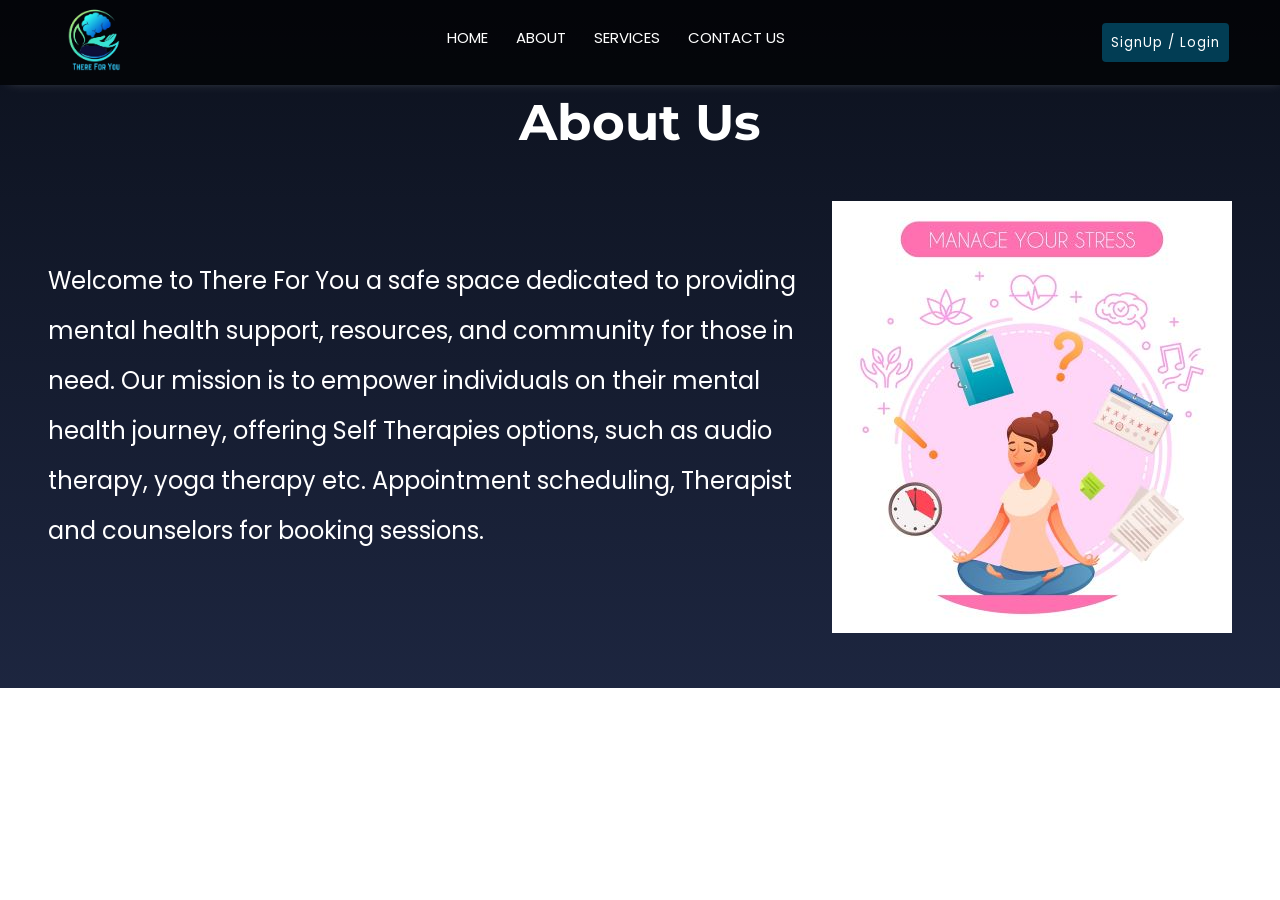
<file: about.html>
<!DOCTYPE html>
<html lang="en">
    <head>
        <meta charset="UTF-8" />
        <meta http-equiv="X-UA-Compatible" content="IE=edge" />
        <meta name="viewport" content="width=device-width, initial-scale=1.0" />
        <title>There for You</title>
        <link rel="icon" href="/images/favicon-enhanced.png">
        <link rel="stylesheet" href="style.css" />
        <link rel="stylesheet" href="style1.css" />
        <link rel="manifest" href="manifest.json">
        <link rel="apple-touch-icon" href="/images/favicon-enhanced.png" />
        <meta name="theme-color" content="#000000" />
        <link rel="stylesheet" text="text/CSS"
          href="https://cdnjs.cloudflare.com/ajax/libs/font-awesome/6.1.1/css/all.min.css">
      
       
        <link href="https://unpkg.com/aos@2.3.1/dist/aos.css" rel="stylesheet">
        
      </head>
<body>


 <div class="header"> 
  <nav class="nav nav-active" id="nav">
  <div>
    <a class="navbar-brand" href="#!"> <img src="images/logo.png" alt="logo" class="logo" /></a>
  </div>
  <div class="nav-links" id="navLinks">
    <ul class="links" id="navmenu">
      <li><a href="index.html">HOME</a></li>
      <li><a href="#services">ABOUT</a></li>
      <li><a href="services.html">SERVICES </a></li>
      <li><a href="html/contact.html">CONTACT US </a></li>
    </ul>
  </div>
  <button class="login-button"><a href="html/login.html">SignUp / Login</a></button>
  <div class="hamburger" id="ham">
    <i class="cancel fa-solid fa-xmark"></i>

    <svg class="burger" stroke="currentColor" fill="currentColor" stroke-width="0" viewBox="0 0 1024 1024" height="1em" width="1em"
      xmlns="http://www.w3.org/2000/svg">
      <path
        d="M904 160H120c-4.4 0-8 3.6-8 8v64c0 4.4 3.6 8 8 8h784c4.4 0 8-3.6 8-8v-64c0-4.4-3.6-8-8-8zm0 624H120c-4.4 0-8 3.6-8 8v64c0 4.4 3.6 8 8 8h784c4.4 0 8-3.6 8-8v-64c0-4.4-3.6-8-8-8zm0-312H120c-4.4 0-8 3.6-8 8v64c0 4.4 3.6 8 8 8h784c4.4 0 8-3.6 8-8v-64c0-4.4-3.6-8-8-8z">
      </path>
    </svg>
  </div>
</nav>
<div class="menu" id="menu">
  <ul class="menu-link">
    <li><a href="#">HOME</a></li>
    <li><a href="#services">ABOUT</a></li>
    <li><a href="services.html">SERVICES </a></li>
    <li><a href="html/contact.html">CONTACT US </a></li>
  </ul>
</div></div>
<!-- About section -->
<section id="services" class="about">
  <h1>About Us</h1>
  <div data-aos="zoom-in" data-aos-duration="800" class="container">
    <div class=" inner-about">
    
     <p> Welcome to There For You a safe space dedicated to providing mental health support, resources, and community for those in need. Our mission is to empower individuals on their mental health journey, offering Self Therapies options, such as audio therapy, yoga therapy etc. Appointment scheduling, Therapist and counselors for booking sessions.</p>
    </div>
    <div data-aos="zoom-in" data-aos-duration="800" class=" reading">
      <div class="image">
        <img src="images/about2.jpg" />
      </div>
      
    </div>
    
  </div>
</section>

  <script src="https://unpkg.com/aos@2.3.1/dist/aos.js"></script>
  <script>
    AOS.init();
  </script>
  <script>const hamburger = document.getElementById('ham');
    const menu = document.getElementById('menu');
    
    hamburger.addEventListener('click', () => {
      hamburger.classList.toggle('active');
      menu.classList.toggle('active');
    });</script>

</body>
</html>
</file>
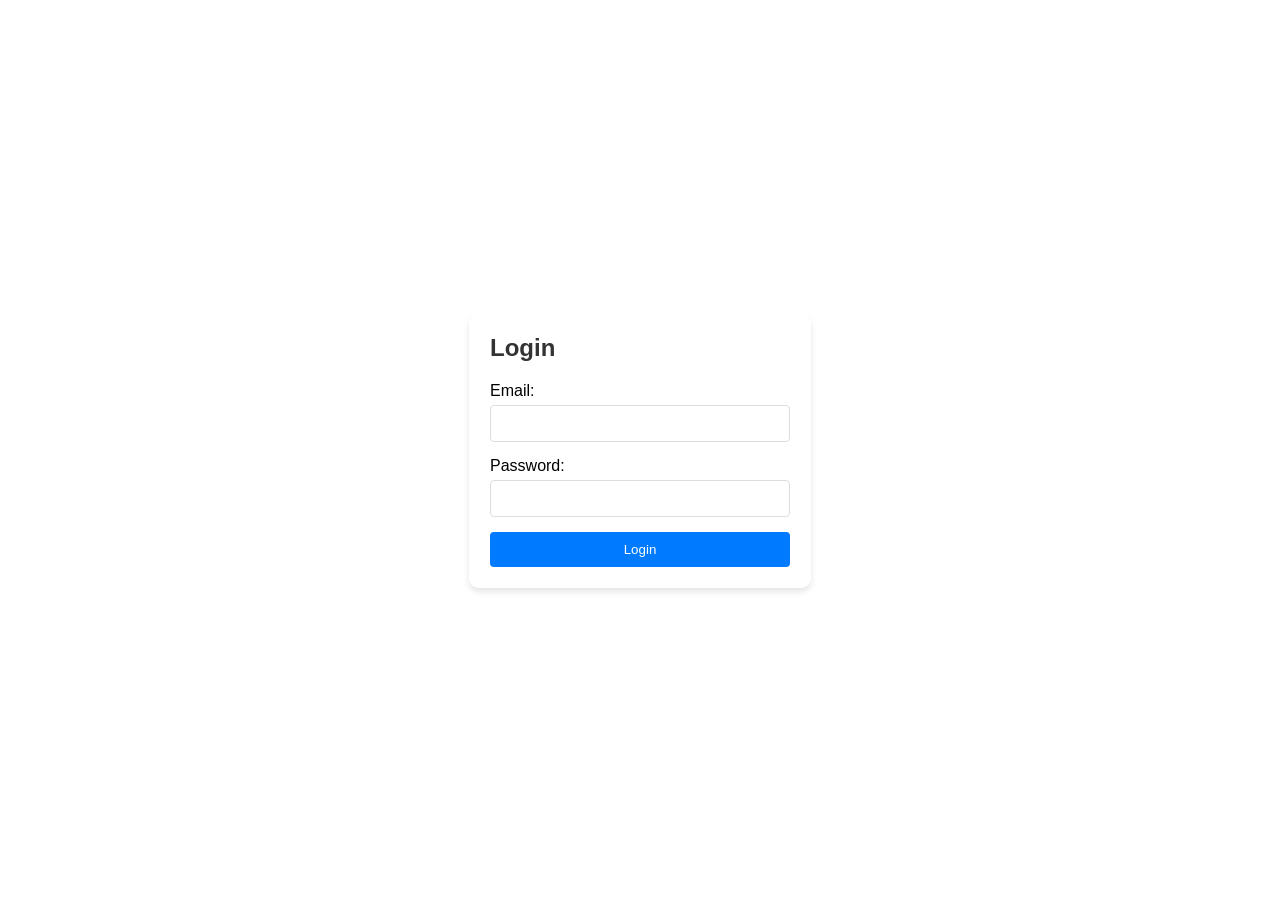
<file: login.html>
<!DOCTYPE html>
<html lang="en">
<head>
    <meta charset="UTF-8">
    <meta name="viewport" content="width=device-width, initial-scale=1.0">
    <title>Login/Sign Up</title>
    <style>
        body {
            font-family: Arial, sans-serif;
            background-size: cover;
            background-position: center;
            display: flex;
            justify-content: center;
            align-items: center;
            height: 100vh;
            margin: 0;
        }

        .container {
            display: flex;
            flex-direction: column;
            width: 300px;
            height: 400px;
            display: flex;
            justify-content: center;
            align-items: center;
        }

        .form-container {
            background: rgba(255, 255, 255, 0.3); /* Semi-transparent background */
            border-radius: 10px;
            padding: 20px;
            max-width: 100%;
            width: 100%;
            backdrop-filter: blur(10px); /* Creates the glass effect */
            -webkit-backdrop-filter: blur(10px); /* For Safari */
            border: 1px solid rgba(255, 255, 255, 0.5); /* Optional border for better visibility */
            box-shadow: 0 4px 6px rgba(0, 0, 0, 0.1); /* Optional shadow for depth */
        }

        .form-container.active {
            display: block;
        }

        h2 {
            margin: 0 0 20px;
            color: #333;
        }

        form {
            display: flex;
            flex-direction: column;
        }

        label {
            margin-bottom: 5px;
        }

        input {
            padding: 10px;
            margin-bottom: 15px;
            border: 1px solid #ddd;
            border-radius: 4px;
        }

        button {
            padding: 10px;
            background-color: #007bff;
            border: none;
            color: white;
            border-radius: 4px;
            cursor: pointer;
        }

        button:hover {
            background-color: #0056b3;
        }

        p {
            text-align: center;
        }

        a {
            color: #007bff;
            text-decoration: none;
        }

        a:hover {
            text-decoration: underline;
        }
    </style>
</head>
<body>
    <div class="container">
        <div class="form-container" id="login-form">
            <h2>Login</h2>
            <form>
                <label for="login-email">Email:</label>
                <input type="email" id="login-email" required>
                <label for="login-password">Password:</label>
                <input type="password" id="login-password" required>
                <button type="submit">Login</button>
            </form>
        </div>
        </div>
       
    
</body>
</html>
</file>
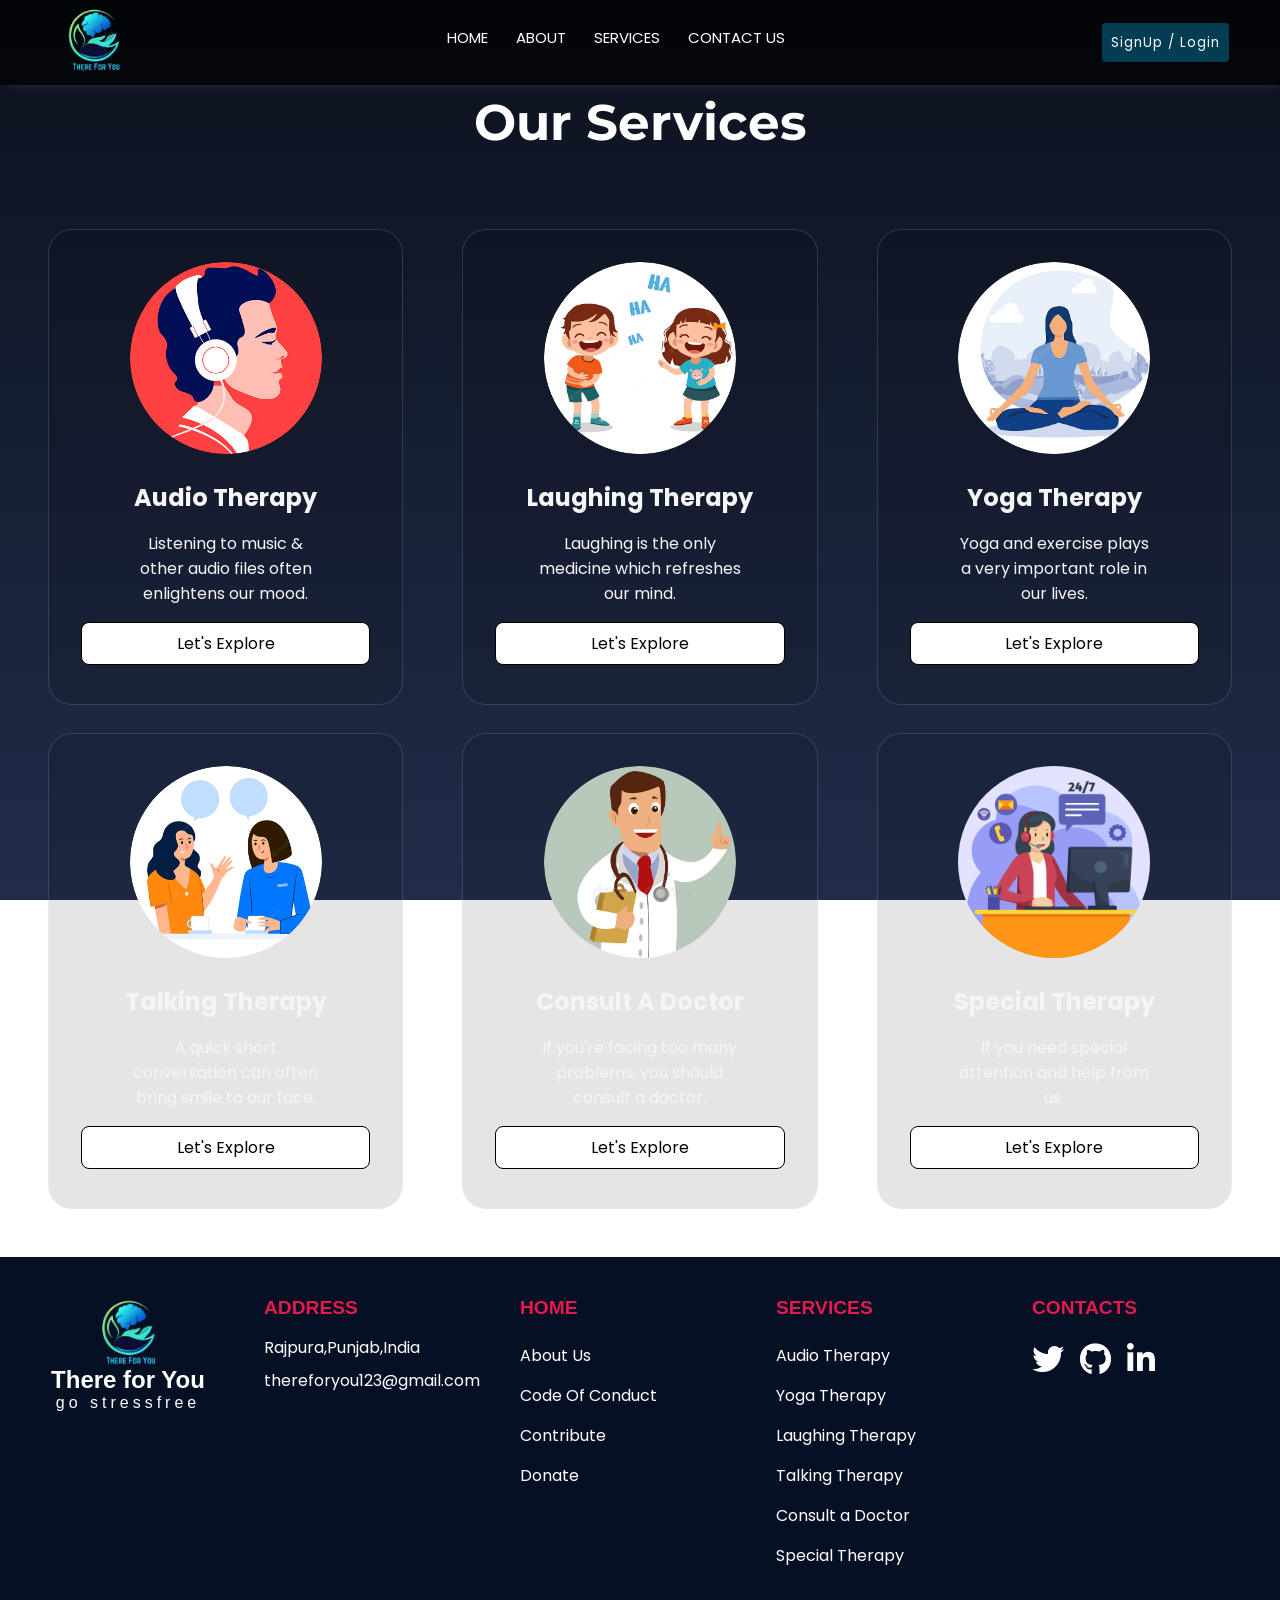
<file: services.html>
<!DOCTYPE html>
<html lang="en">
    <head>
        <meta charset="UTF-8" />
        <meta http-equiv="X-UA-Compatible" content="IE=edge" />
        <meta name="viewport" content="width=device-width, initial-scale=1.0" />
        <title>There for You</title>
        <link rel="icon" href="/images/favicon-enhanced.png">
        <link rel="stylesheet" href="style.css" />
        <link rel="stylesheet" href="style1.css" />
        <link rel="manifest" href="manifest.json"> 
        <link rel="apple-touch-icon" href="/images/favicon-enhanced.png" /> 
        <meta name="theme-color" content="#000000" /> 
        <link rel="stylesheet" text="text/CSS"
          href="https://cdnjs.cloudflare.com/ajax/libs/font-awesome/6.1.1/css/all.min.css"> 
      
       
        <link href="https://unpkg.com/aos@2.3.1/dist/aos.css" rel="stylesheet">
      </head>
<body>


 <div class="header"> 
  <nav class="nav nav-active" id="nav">
  <div>
    <a class="navbar-brand" href="#!"> <img src="images/logo.png" alt="logo" class="logo" /></a>
  </div>
  <div class="nav-links" id="navLinks">
    <ul class="links" id="navmenu">
      <li><a href="index.html">HOME</a></li>
      <li><a href="about.html">ABOUT</a></li>
      <li><a href="#services">SERVICES </a></li>
      <li><a href="html/contact.html">CONTACT US </a></li>
    </ul>
  </div>
  <button class="login-button"><a href="html/login.html">SignUp / Login</a></button>
  <div class="hamburger" id="ham">
    <i class="cancel fa-solid fa-xmark"></i>

    <svg class="burger" stroke="currentColor" fill="currentColor" stroke-width="0" viewBox="0 0 1024 1024" height="1em" width="1em"
      xmlns="http://www.w3.org/2000/svg">
      <path
        d="M904 160H120c-4.4 0-8 3.6-8 8v64c0 4.4 3.6 8 8 8h784c4.4 0 8-3.6 8-8v-64c0-4.4-3.6-8-8-8zm0 624H120c-4.4 0-8 3.6-8 8v64c0 4.4 3.6 8 8 8h784c4.4 0 8-3.6 8-8v-64c0-4.4-3.6-8-8-8zm0-312H120c-4.4 0-8 3.6-8 8v64c0 4.4 3.6 8 8 8h784c4.4 0 8-3.6 8-8v-64c0-4.4-3.6-8-8-8z">
      </path>
    </svg>
  </div>
</nav>
<div class="menu" id="menu">
  <ul class="menu-link">
    <li><a href="#">HOME</a></li>
    <li><a href="about.html">ABOUT</a></li>
    <li><a href="#services">SERVICES </a></li>
    <li><a href="html/contact.html">CONTACT US </a></li>
  </ul>
</div></div>


    <!-- SERVICES SECTION -->
  <section id="services" class="servicies">
    <h1>Our Services</h1>
    <div data-aos="zoom-in" data-aos-duration="800" class="container">
      <div class="responsive audio">
        <div class="round-image">
          <img src="images/audio.png" alt="audioTherapy" loading="lazy" />
        </div>
        <div class="description">
          <h2>Audio Therapy</h2>
          <p>
            Listening to music & other audio files often enlightens our mood.
          </p>
          <a href="html/audioTherapy.html">
            Let's Explore
          </a>
        </div>
      </div>
      <div data-aos="zoom-in" data-aos-duration="800" class="responsive laugh">
        <div class="round-image">
          <img src="./images/laughing.png" alt="laughing" />
        </div>
        <div class="description">
          <h2>Laughing Therapy</h2>
          <p>
            Laughing is the only medicine which refreshes our mind.
          </p>
          <a href="html/laughTherapy.html">
            Let's Explore
          </a>
        </div>
      </div>
      <div data-aos="zoom-in" data-aos-duration="800" class="responsive yoga">
        <div class="round-image">
          <img src="images/yoga.png" alt="" loading="lazy" />
        </div>
        <div class="description">
          <h2>Yoga Therapy</h2>
          <p>
            Yoga and exercise plays a very important role in our lives.
          </p>
          <a href="html/yogatherapy.html">
            Let's Explore
          </a>
        </div>
      </div>
      
      <div data-aos="zoom-in" data-aos-duration="800" class="responsive talk">
        <div class="round-image">
          <img src="images/talking.png" loading="lazy" alt="" />
        </div>
        <div class="description">
          <h2>Talking Therapy</h2>
          <p>
            A quick short conversation can often bring smile to our face.
          </p>
          <a href="html/talkingTherapy.html">
            Let's Explore
          </a>
        </div>
      </div>
      <div data-aos="zoom-in" data-aos-duration="800" class="responsive doctor">
        <div class="round-image">
          <img src="images/doctor.png" alt="" loading="lazy" />
        </div>
        <div class="description">
          <h2>Consult A Doctor</h2>
          <p>
            If you're facing too many problems, you should consult a doctor.
          </p>
          <a href="./html/doctorconsultation.html" target="_blank">
            Let's Explore
          </a>
        </div>
      </div>
      
      
      <div data-aos="zoom-in" data-aos-duration="800" class="responsive special">
        <div class="round-image">
          <img src="images/specialtherapy.jpg" alt="" loading="lazy" />
        </div>
        <div class="description">
          <h2>Special Therapy</h2>
          <p>
            If you need special attention and help from us.
          </p>
          <a href="./html/specialTherapy.html" target="_blank">
            Let's Explore
          </a>
        </div>
      </div>
    </div>
  </section>
  <!-- footer start -->
<footer>
  <div class="footer-container">
    <!--logo and info column-->
    <div class="col">
      <!--logo insert-->
      <img src="images/logo.png" alt="logo" class="footlogo" />
      <div class="footercontent">
        <h2 class="footerheading">There for You</h2>
        <p class="footerpara">go stressfree</p>
      </div>
    </div>

    <div class="footer-side-col">
      <!--ADDRESS COLUMN-->
      <div class="col">
        <h3>
          ADDRESS
          <div class="underline"><span></span></div>
        </h3>
        <p>Rajpura,Punjab,India</p>
        <p class="email-id"><a href="">thereforyou123@gmail.com</a></p>
      </div>

      <!--HOME COLUMN-->
      <div class="col">
        <h3>HOME</h3>
        <ul>
          <li><a href="#about">About Us</a></li>
          <li>
            <a href="#">Code Of Conduct</a>
          </li>
          <li>
            <a href="#">Contribute</a>
          </li>
          <li>
            <a href="#">Donate</a>
          </li>
        </ul>
      </div>

      <!--OUR SERVICES COLUMN-->
      <div class="col">
        <h3>
          SERVICES
          <div class="underline"><span></span></div>
        </h3>
        <ul>
          <li>
            <a href="">Audio Therapy</a>
          </li>
          <li>
            <a href="">Yoga Therapy</a>
          </li>
          <li>
            <a href="">Laughing Therapy</a>
          </li>
          <li>
            <a href="">Talking Therapy</a>
          </li>
          <li>
            <a href="">Consult a Doctor</a>
          </li>
          <li>
            <a href="">Special Therapy</a>
          </li>
         
         
        </ul>
      </div>

      <!--CONTACTS COLUMN-->
      <div class="col">
        <h3>
          CONTACTS
          <div class="underline"><span></span></div>
        </h3>
        <div class="social-menu">
          <ul>
            <a href="#" target="_blank">
              <li id="social-twitter"><i class="fab fa-2x fa-twitter"></i></li>
            </a>
            <a href="" target="_blank">
              <li id="social-github"><i class="fab fa-2x fa-github"></i></li>
            </a>
            <a href="" target="_blank">
              <li id="social-linkedin"><i class="fab fa-2x fa-linkedin-in"></i></li>
            </a>
          </ul>
        </div>
      </div>
    </div>
  </div>
</footer>

  
  
  <script src="https://unpkg.com/aos@2.3.1/dist/aos.js"></script>
  <script>
    AOS.init();
  </script>
  <script>
       // Hamburger toggle
const hamburger = document.getElementById('ham');
const menu = document.getElementById('menu');

hamburger.addEventListener('click', () => {
  hamburger.classList.toggle('active');
  menu.classList.toggle('active');
});

  </script>

</body>
</html>
</file>
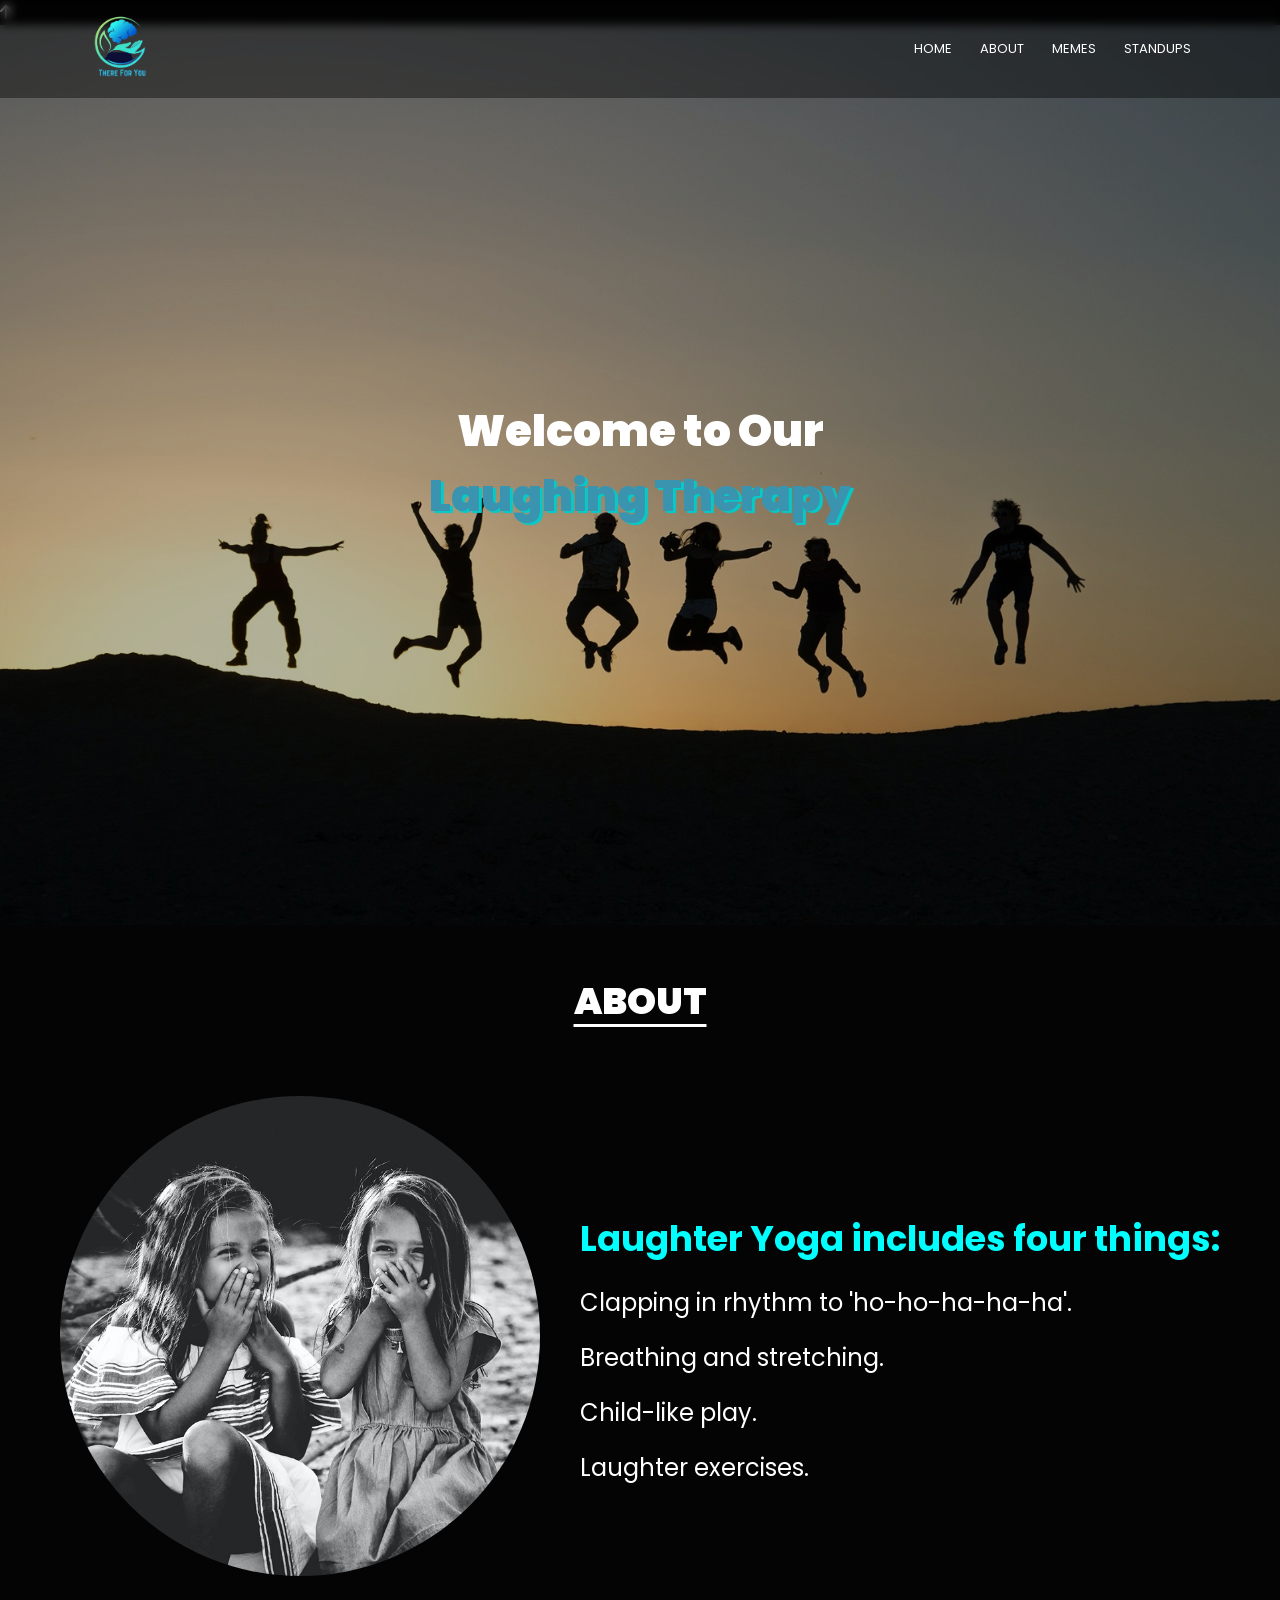
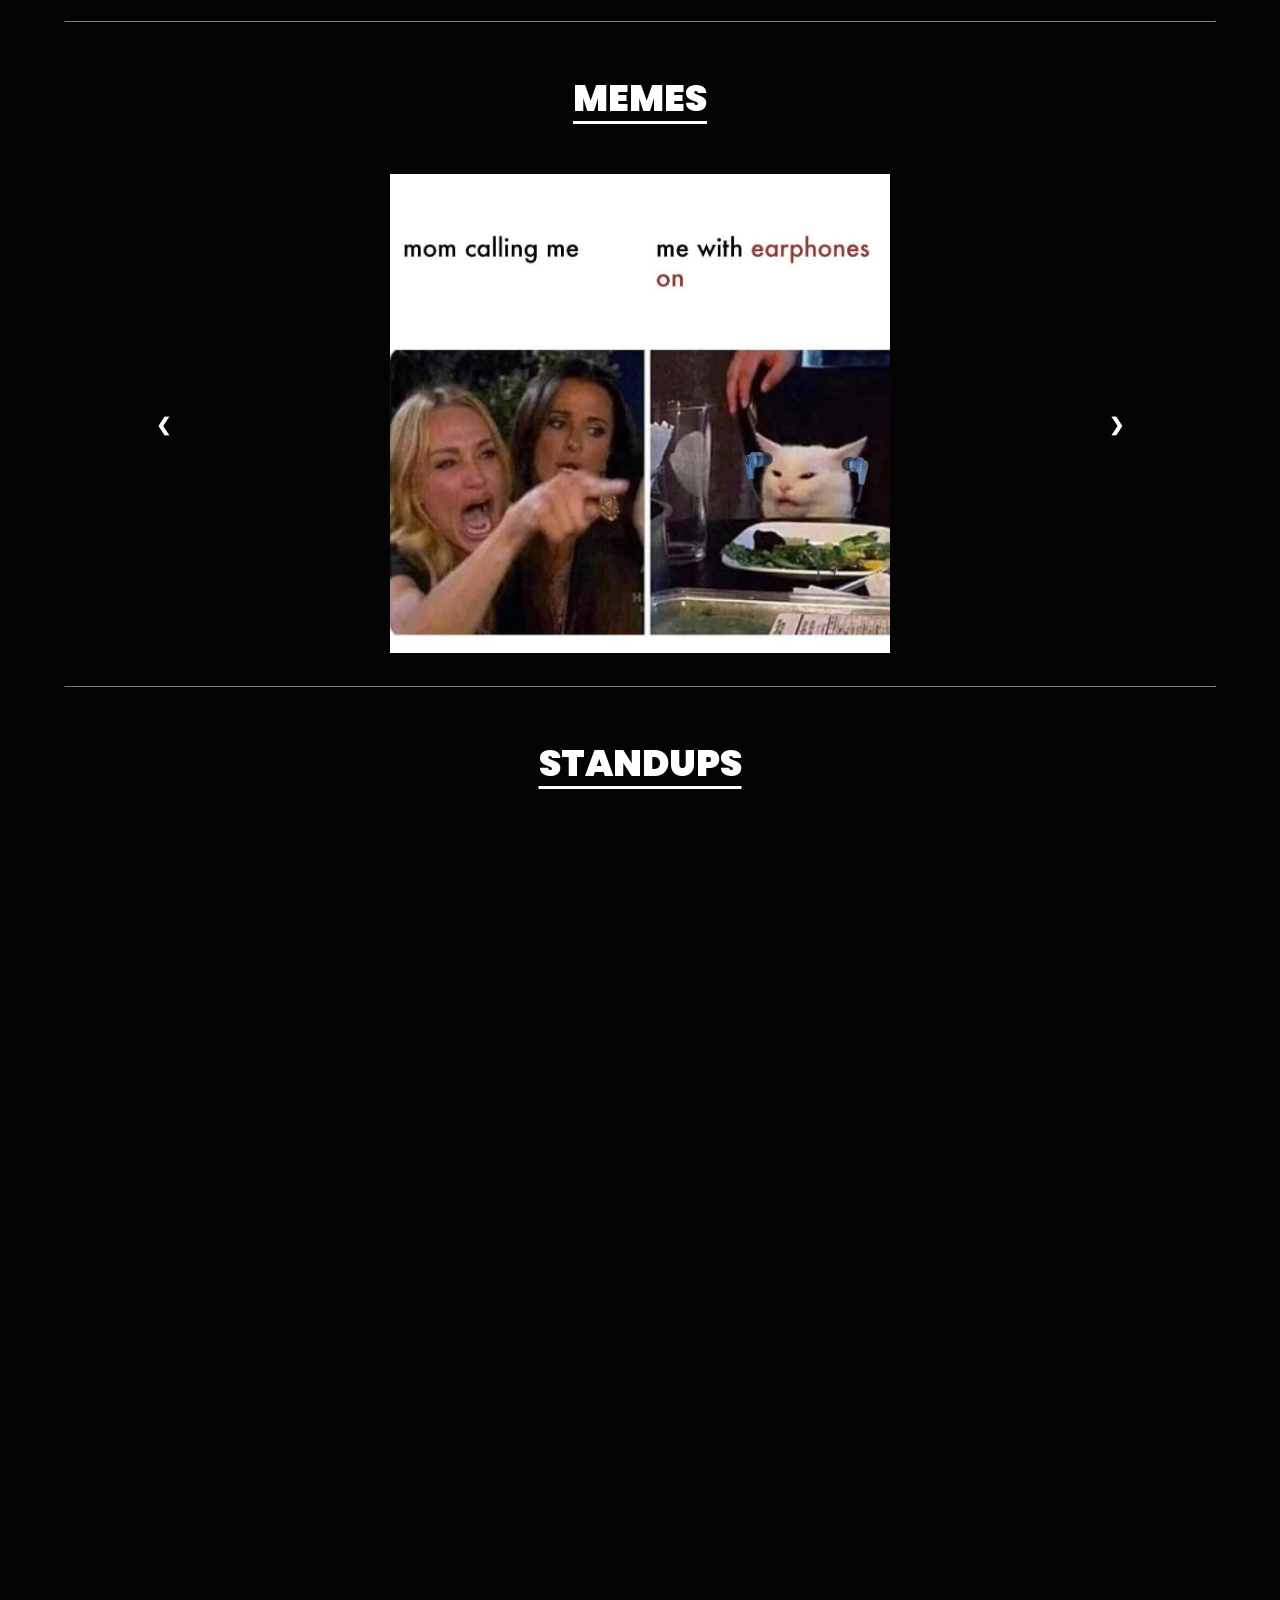
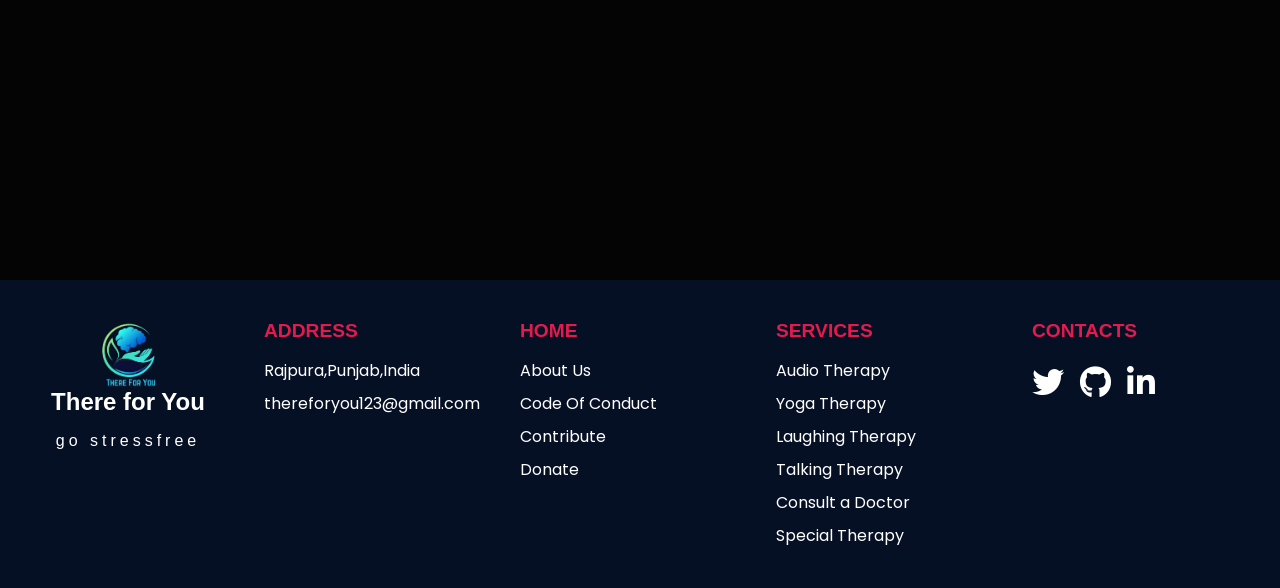
<file: html/laughTherapy.html>
<!DOCTYPE html>
<html lang="en">
  <head>
    <meta charset="UTF-8" />
    <meta http-equiv="X-UA-Compatible" content="IE=edge" />
    <meta name="viewport" content="width=device-width, initial-scale=1.0" />
    <link rel="icon" href="/images/favicon-enhanced.png" />
    <title>Laughing Therapy</title>
    <link rel="stylesheet" href="../css/laugh.css" />
    <link
      rel="stylesheet"
      text="text/CSS"
      href="https://cdnjs.cloudflare.com/ajax/libs/font-awesome/6.1.1/css/all.min.css"
    />
    <link href="https://unpkg.com/aos@2.3.1/dist/aos.css" rel="stylesheet">
  </head>
  <body onload="myfunction()" id="main">
    
    <div id="back-top-div" class="back-top-wrap">
      <i class="fas fa-arrow-up"></i>
    </div>
      
    <nav>
      <a href="../index.html"><img class="logo" src="../images/logo.png" alt="Logo"/></a>

      <div class="nav-links" id="navLinks">
        <ul>
          <li><a href="../index.html">HOME</a></li>
          <li><a href="#about">ABOUT</a></li>
          <li><a href="#memes">MEMES </a></li>
          <li><a href="#standups">STANDUPS </a></li>
        </ul>
      </div>

      <div class="hamburger" id="ham">
        <svg stroke="currentColor" fill="currentColor" stroke-width="0" viewBox="0 0 1024 1024" height="1em" width="1em" xmlns="http://www.w3.org/2000/svg"><path d="M904 160H120c-4.4 0-8 3.6-8 8v64c0 4.4 3.6 8 8 8h784c4.4 0 8-3.6 8-8v-64c0-4.4-3.6-8-8-8zm0 624H120c-4.4 0-8 3.6-8 8v64c0 4.4 3.6 8 8 8h784c4.4 0 8-3.6 8-8v-64c0-4.4-3.6-8-8-8zm0-312H120c-4.4 0-8 3.6-8 8v64c0 4.4 3.6 8 8 8h784c4.4 0 8-3.6 8-8v-64c0-4.4-3.6-8-8-8z"></path></svg>
      </div>
    </nav>
  
    <div class="menu" id="menu">
      <ul class="menu-link">
        <li><a  href="../index.html">HOME</a></li>
        <li><a onclick="closeMenu()" href="#about">ABOUT</a></li>
        <li><a onclick="closeMenu()" href="#memes">MEMES </a></li>
        <li><a  onclick="closeMenu()" href="#standups">STANDUPS </a></li>
      </ul>
    </div>
    
    <header>
      <div class="filter"></div>
      <div class="center"> 
        <h1  data-aos="fade-down"  id="title">Welcome to Our <br><span class="heading-span">Laughing Therapy</span></h1>
        <!-- <h3 data-aos="fade-up-right" data-aos-duration="1500" id="subtitle">Read some memes and <br>enjoy watching standup to gain some happiness and relief <br> from your problems.</h3> -->
      </div>
    </header>

    <section id="about">
      <h1 class="section-headings">ABOUT</h1>
      <div class="about-container">
        <div  class="image">
          <img src="../images/laugh.jpg" alt="">
        </div>
        <div class="about-content">
          <h4 class="one"> Laughter Yoga includes four things:</h4>
          <ol class="about-list">
            <li>Clapping in rhythm to 'ho-ho-ha-ha-ha'.</li>
            <li>Breathing and stretching.</li>
            <li>Child-like play.</li>
            <li>Laughter exercises.</li>
          </ol>
          <!-- <a href="https://www.healthline.com/nutrition/laughing-yoga" target="_blank">Know More</a> -->
        </div>
      </div>
    </section>
    <hr/>
    <section id="memes">
      <h1 class="section-headings">MEMES</h1>
      <div class="slideshow-container">
        <div class="mySlides fade">
          <img src="../images/meme1.jpg" style="width:50%; margin-left: 25%;">
        </div>
      
        <div  class="mySlides fade">
          <img src="../images/meme2.jpg" style="width:50%; margin-left: 25%;">
        </div>
      
        <div  class="mySlides fade">
          <img src="../images/meme3.jpg" style="width:50%; margin-left: 25%;">
        </div>

        <div  class="mySlides fade">
          <img src="../images/meme4.jpg" style="width:50%; margin-left: 25%;">
        </div>

        <div  class="mySlides fade">
          <img src="../images/meme5.jpg" style="width:50%; margin-left: 25%;">
        </div>

        <div  class="mySlides fade">
          <img src="../images/meme6.jpg" style="width:50% ; margin-left: 25%;">
        </div>
    
        <!-- Next and previous buttons -->
        <a class="prev" onclick="plusSlides(-1)">&#10094;</a>
        <a class="next" onclick="plusSlides(1)">&#10095;</a>
      </div>
      <br>
    </section>
    <hr/>
    <section id="standups">
      <h1 class="section-headings">STANDUPS</h1>
        <div class="collection">
          <div class="video">
            <iframe
              width="100%"
              height="330"
              src="https://www.youtube.com/embed/Tqsz6fjvhZM"
              title="YouTube video player"
              frameborder="0"
              allow="accelerometer; autoplay; clipboard-write; encrypted-media; gyroscope; picture-in-picture"
              allowfullscreen>
            </iframe>
          </div>
          <div class="video">
            <iframe
              width="100%"
              height="330"
              src="https://www.youtube.com/embed/Y2Oj9gllHno?start=16"
              title="YouTube video player"
              frameborder="0"
              allow="accelerometer; autoplay; clipboard-write; encrypted-media; gyroscope; picture-in-picture"
              allowfullscreen>
            </iframe>
          </div>
          <div class="video">
            <iframe
              width="100%"
              height="330"
              src="https://www.youtube.com/embed/XDlyS4N__3o?start=22"
              title="YouTube video player"
              frameborder="0"
              allow="accelerometer; autoplay; clipboard-write; encrypted-media; gyroscope; picture-in-picture"
              allowfullscreen>
            </iframe>
          </div>
          <div class="video">
            <iframe
              width="100%"
              height="330"
              src="https://www.youtube.com/embed/z12bz7adLKI"
              title="YouTube video player"
              frameborder="0"
              allow="accelerometer; autoplay; clipboard-write; encrypted-media; gyroscope; picture-in-picture"
              allowfullscreen>
            </iframe>
          </div>
          <div class="video">
            <iframe
              width="100%"
              height="330"
              src="https://www.youtube.com/embed/pjSxOnCkHIA?si=0KNI6JYCbbjujeFY"
              title="YouTube video player"
              frameborder="0"
              allow="accelerometer; autoplay; clipboard-write; encrypted-media; gyroscope; picture-in-picture"
              allowfullscreen>
            </iframe>
          </div>
          <div class="video">
            <iframe
              width="100%"
              height="330"
              src="https://www.youtube.com/embed/J38ZBIvLank"
              title="YouTube video player"
              frameborder="0"
              allow="accelerometer; autoplay; clipboard-write; encrypted-media; gyroscope; picture-in-picture"
              allowfullscreen>
            </iframe>
          </div>
          <!-- <div data-aos="flip-down" class="video" >
            <iframe
              width="100%"
              height="330"
              src="https://www.youtube.com/embed/dtaJzUbQS7E"
              title="YouTube video player"
              frameborder="0"
              allow="accelerometer; autoplay; clipboard-write; encrypted-media; gyroscope; picture-in-picture"
              allowfullscreen>
            </iframe>
          </div>
          <div data-aos="flip-down" class="video">
            <iframe
              width="100%"
              height="330"
              src="https://www.youtube.com/embed/8PtsKRBgLrA"
              title="YouTube video player"
              frameborder="0"
              allow="accelerometer; autoplay; clipboard-write; encrypted-media; gyroscope; picture-in-picture"
              allowfullscreen>
            </iframe>
          </div> -->
          <!-- <div data-aos="flip-down" class="video">
            <iframe
              width="100%"
              height="330"
              src="https://www.youtube.com/embed/cHLM9L_5gj0"
              title="YouTube video player"
              frameborder="0"
              allow="accelerometer; autoplay; clipboard-write; encrypted-media; gyroscope; picture-in-picture"
              allowfullscreen>
            </iframe>
          </div>
          <div data-aos="flip-down" class="video">
            <iframe
              width="100%"
              height="330"
              src="https://www.youtube.com/embed/injU8xUHoyU"
              title="YouTube video player"
              frameborder="0"
              allow="accelerometer; autoplay; clipboard-write; encrypted-media; gyroscope; picture-in-picture"
              allowfullscreen>
            </iframe>
          </div>
          <div data-aos="flip-down" class="video">
            <iframe 
              width="100%"
              height="330" 
              src="https://www.youtube.com/embed/KKnhgkmV7k8" 
              title="YouTube video player" 
              frameborder="0" 
              allow="accelerometer; autoplay; clipboard-write; encrypted-media; gyroscope; picture-in-picture" 
              allowfullscreen>
            </iframe>
          </div>
          <div data-aos="flip-down" class="video">
            <iframe 
              width="100%" 
              height="330" 
              src="https://www.youtube.com/embed/_9x9zagDbks" 
              title="YouTube video player" 
              frameborder="0" 
              allow="accelerometer; autoplay; clipboard-write; encrypted-media; gyroscope; picture-in-picture" 
              allowfullscreen>
            </iframe>
          </div>
          <div data-aos="flip-down" class="video">
            <iframe 
              width="100%" 
              height="330" 
              src="https://www.youtube.com/embed/L9pA6sZZjeY"
              title="YouTube video player"
              frameborder="0" 
              allow="accelerometer; autoplay; clipboard-write; encrypted-media; gyroscope; picture-in-picture" 
              allowfullscreen>
            </iframe>
          </div>
          <div data-aos="flip-down" class="video">
            <iframe 
              width="100%" 
              height="330"
              src="https://www.youtube.com/embed/MLOp3iQFlXY" 
              title="YouTube video player" 
              frameborder="0" 
              allow="accelerometer; autoplay; clipboard-write; encrypted-media; gyroscope; picture-in-picture" 
              allowfullscreen>
            </iframe>
          </div>
          <div data-aos="flip-down" class="video">
            <iframe 
              width="100%"
              height="330" 
              src="https://www.youtube.com/embed/AhacYw9dkyE" 
              title="YouTube video player" 
              frameborder="0" 
              allow="accelerometer; autoplay; clipboard-write; encrypted-media; gyroscope; picture-in-picture" 
              allowfullscreen>
            </iframe>
          </div>
          <div data-aos="flip-down" class="video">
            <iframe 
              width="100%"
              height="330" 
              src="https://www.youtube.com/embed/qkxuFKqJXWY" 
              title="YouTube video player"
              frameborder="0" 
              allow="accelerometer; autoplay; clipboard-write; encrypted-media; gyroscope; picture-in-picture" 
              allowfullscreen>
            </iframe>
          </div>
        </div> -->
    </section>

    <!-- footer start -->
    <footer>
      <div class="footer-container">
        <!--logo and info column-->
        <div class="col">
          <!--logo insert-->
          <img src="../images/logo.png" alt="logo" class="footlogo" />
          <div class="footercontent">
            <h2 class="footerheading">There for You</h2>
            <p class="footerpara">go stressfree</p>
          </div>
        </div>
    
        <div class="footer-side-col">
          <!--ADDRESS COLUMN-->
          <div class="col">
            <h3>
              ADDRESS
              <div class="underline"><span></span></div>
            </h3>
            <p>Rajpura,Punjab,India</p>
            <p class="email-id"><a href="">thereforyou123@gmail.com</a></p>
          </div>
    
          <!--HOME COLUMN-->
          <div class="col">
            <h3>HOME</h3>
            <ul>
              <li><a href="#about">About Us</a></li>
              <li>
                <a href="#">Code Of Conduct</a>
              </li>
              <li>
                <a href="#">Contribute</a>
              </li>
              <li>
                <a href="#">Donate</a>
              </li>
            </ul>
          </div>
    
          <!--OUR SERVICES COLUMN-->
          <div class="col">
            <h3>
              SERVICES
              <div class="underline"><span></span></div>
            </h3>
            <ul>
              <li>
                <a href="">Audio Therapy</a>
              </li>
              <li>
                <a href="">Yoga Therapy</a>
              </li>
              <li>
                <a href="">Laughing Therapy</a>
              </li>
              <li>
                <a href="">Talking Therapy</a>
              </li>
              <li>
                <a href="">Consult a Doctor</a>
              </li>
              <li>
                <a href="">Special Therapy</a>
              </li>
             
             
            </ul>
          </div>
    
          <!--CONTACTS COLUMN-->
          <div class="col">
            <h3>
              CONTACTS
              <div class="underline"><span></span></div>
            </h3>
            <div class="social-menu">
              <ul>
                <a href="#" target="_blank">
                  <li id="social-twitter"><i class="fab fa-2x fa-twitter"></i></li>
                </a>
                <a href="" target="_blank">
                  <li id="social-github"><i class="fab fa-2x fa-github"></i></li>
                </a>
                <a href="" target="_blank">
                  <li id="social-linkedin"><i class="fab fa-2x fa-linkedin-in"></i></li>
                </a>
              </ul>
            </div>
          </div>
        </div>
      </div>
    </footer>

    <script>
    const ham = document.getElementById("ham");
    const menu = document.getElementById("menu");
    const close = document.querySelectorAll('.close');
    const closeMenu = () => {
      if (menu.classList.contains("open")) {
        menu.classList.remove("open");
        
        console.log("open");
      }
      ham.innerHTML = '<svg stroke="currentColor" fill="currentColor" stroke-width="0" viewBox="0 0 1024 1024" height="1em" width="1em" xmlns="http://www.w3.org/2000/svg"><path d="M904 160H120c-4.4 0-8 3.6-8 8v64c0 4.4 3.6 8 8 8h784c4.4 0 8-3.6 8-8v-64c0-4.4-3.6-8-8-8zm0 624H120c-4.4 0-8 3.6-8 8v64c0 4.4 3.6 8 8 8h784c4.4 0 8-3.6 8-8v-64c0-4.4-3.6-8-8-8zm0-312H120c-4.4 0-8 3.6-8 8v64c0 4.4 3.6 8 8 8h784c4.4 0 8-3.6 8-8v-64c0-4.4-3.6-8-8-8z"></path></svg>'
    }

    const toggleMenu = () => {
      if (menu.classList.contains("open")) {
        menu.classList.remove("open");
        ham.innerHTML = '<svg stroke="currentColor" fill="currentColor" stroke-width="0" viewBox="0 0 1024 1024" height="1em" width="1em" xmlns="http://www.w3.org/2000/svg"><path d="M904 160H120c-4.4 0-8 3.6-8 8v64c0 4.4 3.6 8 8 8h784c4.4 0 8-3.6 8-8v-64c0-4.4-3.6-8-8-8zm0 624H120c-4.4 0-8 3.6-8 8v64c0 4.4 3.6 8 8 8h784c4.4 0 8-3.6 8-8v-64c0-4.4-3.6-8-8-8zm0-312H120c-4.4 0-8 3.6-8 8v64c0 4.4 3.6 8 8 8h784c4.4 0 8-3.6 8-8v-64c0-4.4-3.6-8-8-8z"></path></svg>'
        console.log("open");
      } else {
        menu.classList.add("open");
        ham.innerHTML = '<svg stroke="currentColor" fill="currentColor" stroke-width="0" viewBox="0 0 1024 1024" height="1em" width="1em" xmlns="http://www.w3.org/2000/svg"><path d="M563.8 512l262.5-312.9c4.4-5.2.7-13.1-6.1-13.1h-79.8c-4.7 0-9.2 2.1-12.3 5.7L511.6 449.8 295.1 191.7c-3-3.6-7.5-5.7-12.3-5.7H203c-6.8 0-10.5 7.9-6.1 13.1L459.4 512 196.9 824.9A7.95 7.95 0 0 0 203 838h79.8c4.7 0 9.2-2.1 12.3-5.7l216.5-258.1 216.5 258.1c3 3.6 7.5 5.7 12.3 5.7h79.8c6.8 0 10.5-7.9 6.1-13.1L563.8 512z"></path></svg>'
        console.log("close");
      }
    };
    ham.addEventListener("click", toggleMenu);
    close.forEach(ele => {
      ele.addEventListener("click", closeMenu);
    }
    )
    ham.addEventListener("click", toggleMenu);
    let slideIndex = 1;
    showSlides(slideIndex);
    function plusSlides(n) {
      showSlides(slideIndex += n);
    }
    function currentSlide(n) {
      showSlides(slideIndex = n);
    }

    function showSlides(n) {
      let i;
      let slides = document.getElementsByClassName("mySlides");
      let dots = document.getElementsByClassName("dot");
      if (n > slides.length) {slideIndex = 1}
      if (n < 1) {slideIndex = slides.length}
      for (i = 0; i < slides.length; i++) {
        slides[i].style.display = "none";
      }
      for (i = 0; i < dots.length; i++) {
        dots[i].className = dots[i].className.replace(" active", "");
      }
      slides[slideIndex-1].style.display = "block";
      dots[slideIndex-1].className += " active";
    }
    </script>
    <script>
      var preloader = document.getElementById('load');
      var scroll = document.getElementById('main');
      function myfunction(){
          preloader.style.display='none';
          scroll.style.overflow='scroll';
      }
      const backTopElement = document.getElementById("back-top-div");
      const minScolledAmountToBackTop = 800;

      window.addEventListener("scroll", () => {
        if (window.scrollY < minScolledAmountToBackTop) {
          backTopElement.classList.add("hidden");
        } else {
          backTopElement.classList.remove("hidden");
        }
      });

      const backTop = () => {
        window.scrollTo(0, 0);
      };

      backTopElement.addEventListener("click", backTop);
      ham.addEventListener("click", toggleMenu);
  </script>
   <script src="https://unpkg.com/aos@2.3.1/dist/aos.js"></script>
   <script>
     AOS.init();
   </script>    
  </body>
</html>
</file>
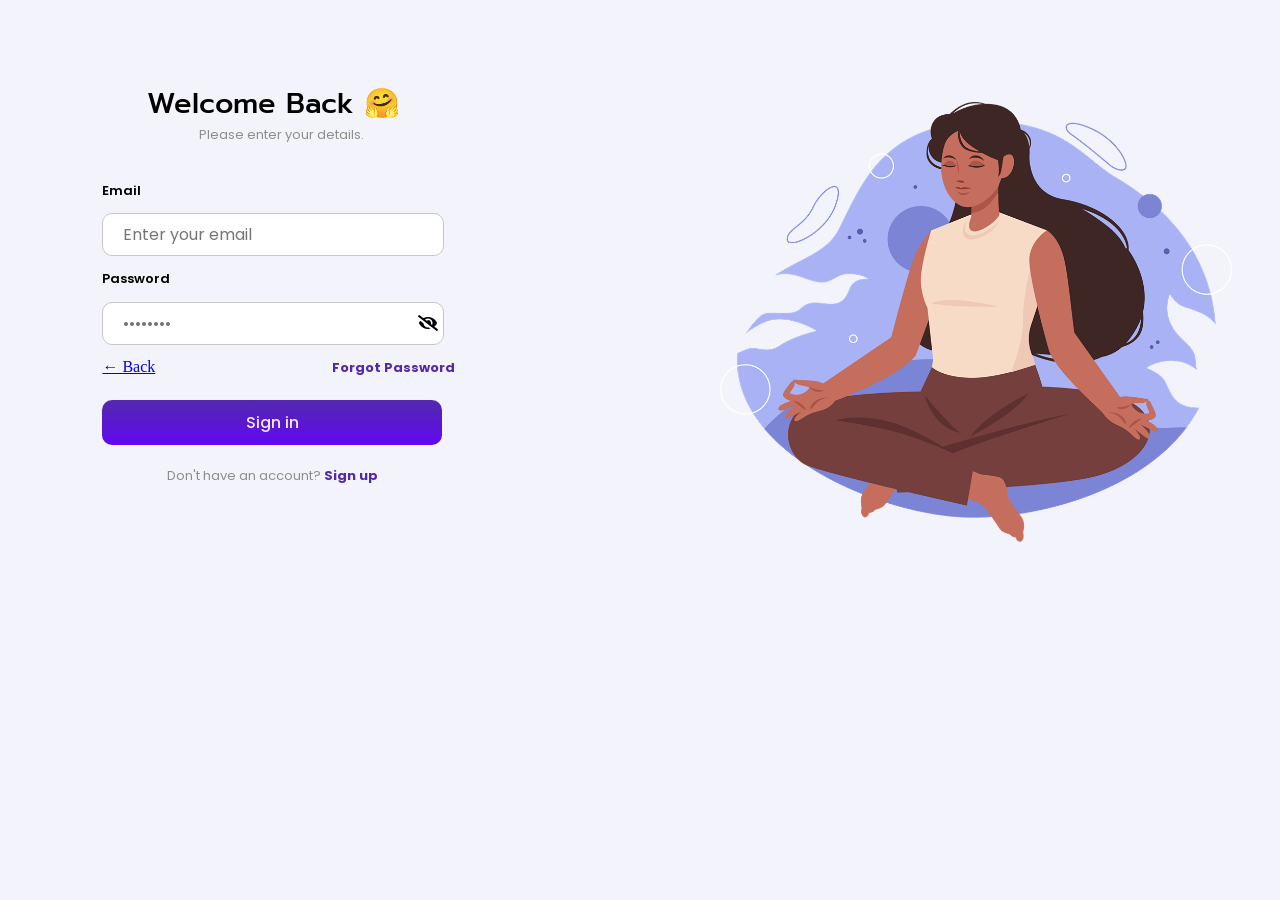
<file: html/login.html>
<!DOCTYPE html>
<html lang="en">
<head>
  <meta charset="UTF-8" />
  <meta http-equiv="X-UA-Compatible" content="IE edge" />
  <meta name="viewport" content="width=device-width, initial-scale=1.0" />
  <link rel="icon" href="/images/favicon-enhanced.png" />
  <link rel="stylesheet" href="../css/login.css" />
  <link rel="stylesheet" href="https://cdnjs.cloudflare.com/ajax/libs/font-awesome/5.13.0/css/all.min.css" />

  <style>
    /* Custom CSS for alert messages */
    .alert {
      display: none;
      position: fixed;
      top: 10%;
      left: 50%;
      transform: translate(-50%, -50%);
      padding: 20px;
      background-color: #4caf50;
      color: white;
      text-align: center;
      border-radius: 6px;
      box-shadow: 0px 0px 10px 0px #262626;
      opacity: 0.8;
      transition: all 0.3s ease-in-out;
      z-index: 1;
    }

    #emptyFieldsAlert {
      background-color: red;
    }
    
    input[type="password"]::-webkit-credentials-auto-fill-button,
    input[type="password"]::-webkit-contacts-auto-fill-button,
    input[type="password"]::-ms-reveal {
        display: none;
      }
  </style>
  <title>Login</title>
</head>
  <body onload="myfunction()">
    <div id="load">
      <div
        style="
          background-color: white;
          height: 25vh;
          width: 100%;
          position: relative;
          top: -70px;
        "></div>
  </div>

  <div class="alert" id="emptyFieldsAlert" style="display: none">
    Please fill in all fields!
  </div>
  <img src="../images/signupill.png" alt="123" />
  <div class="login">
    <div class="welcome">
      <h1 class="titletext">Welcome Back &#x1F917</h1>
      <span>Please enter your details.</span>
    </div>
    <div class="inputs">
      <span>Email<br /></span>
      <input class="inputbox" placeholder="Enter your email" id="loginEmail" /><br />
      <span>Password<br /></span>
      <input type="password" class="inputbox" placeholder="••••••••" id="loginPassword" />
      <i class="fas fa-eye-slash" id="toggleLoginPassword" style="margin-left: -30px; cursor: pointer;"></i>
    </div>
    <div class="forgotpass">
      <span>Forgot Password</span>
    </div>
    <p class="back"><a class="tag" href="../index.html">&#8592; Back</a></p>
    <div class="button">
      <input type="button" class="signin" value="Sign in" id="loginButton" />
    </div>
    <div class="signupline">
      <span>Don't have an account?</span>
      <span class="signupbutton"> Sign up</span>
    </div>
  </div>
  <div class="register">
    <div class="welcome">
      <h1 class="titletext">Create an account</h1>
      <span>Let's get started.</span>
    </div>
    <div class="inputs">
      <span>Username<br /></span>
      <input class="inputbox" placeholder="Enter your username" id="signupUsername" /><br />
      <span>Email<br /></span>
      <input class="inputbox" placeholder="Enter your email" id="signupEmail" /><br />
      <span>Password<br /></span>
      <input type="password" class="inputbox" placeholder="••••••••" id="signupPassword" />
      <i class="fas fa-eye-slash" id="toggleSignupPassword" style="margin-left: -30px; cursor: pointer;"></i>
    </div>
    <p class="back-1"><a class="tag1" href="../index.html">&#8592; Back</a></p>
    <div class="button">
      <input type="button" class="signin" value="Sign up" id="signupButton" />
    </div>
    <div class="signupline">
      <span>Already have an account?</span>
      <span class="signinbutton"> Sign in</span>
    </div>
  </div>

  <!-- Alert messages -->
  <div class="alert" id="loginAlert">Sign in successful!</div>
  <div class="alert" id="signupAlert">Sign up successful!</div>

  <script>
    const signin_btn = document.querySelector(".signinbutton");
    const signup_btn = document.querySelector(".signupbutton");
    const register = document.querySelector(".register");
    const login = document.querySelector(".login");
    signup_btn.addEventListener("click", () => {
      register.style.display = "block";
      login.style.display = "none";
    });
    signin_btn.addEventListener("click", () => {
      register.style.display = "none";
      login.style.display = "block";
    });
    loginButton.addEventListener("click", () => {
      const emailInput = document.getElementById("loginEmail");
      const passwordInput = document.getElementById("loginPassword");
      const loginAlert = document.getElementById("loginAlert");
      if (emailInput.value.trim() === "" || passwordInput.value.trim() === "") {
        const emptyFieldsAlert = document.getElementById("emptyFieldsAlert");
        emptyFieldsAlert.style.display = "block";
        setTimeout(() => {
          emptyFieldsAlert.style.display = "none";
        }, 3000);
      } else {
        emailInput.value = ""; // Clear email input
        passwordInput.value = ""; // Clear password input

        loginAlert.style.display = "block";
        setTimeout(() => {
          loginAlert.style.display = "none";
        }, 3000);
      }
    });

    signupButton.addEventListener("click", () => {
      const usernameInput = document.getElementById("signupUsername");
      const emailInput = document.getElementById("signupEmail");
      const passwordInput = document.getElementById("signupPassword");
      const signupAlert = document.getElementById("signupAlert");

      if (
        usernameInput.value.trim() === "" ||
        emailInput.value.trim() === "" ||
        passwordInput.value.trim() === ""
      ) {
        const emptyFieldsAlert = document.getElementById("emptyFieldsAlert");
        emptyFieldsAlert.style.display = "block";
        setTimeout(() => {
          emptyFieldsAlert.style.display = "none";
        }, 3000);
      } else {
        usernameInput.value = ""; // Clear username input
        emailInput.value = ""; // Clear email input
        passwordInput.value = ""; // Clear password input

        signupAlert.style.display = "block";
        setTimeout(() => {
          signupAlert.style.display = "none";
        }, 3000);
      }
    });

  </script>
  <script>
    const preloader = document.getElementById("load");
    function myfunction() {
      preloader.style.display = "none";
    }
    const toggleLoginPassword = document.querySelector("#toggleLoginPassword");
    const loginPassword = document.getElementById("loginPassword");

    toggleLoginPassword.addEventListener("click", function (e) {

      if(loginPassword.type == "text"){
        loginPassword.type = "password";
        toggleLoginPassword.className = "fas fa-eye-slash";
      }
      else if(loginPassword.type == "password"){
        loginPassword.type = "text";
        toggleLoginPassword.className = "fas fa-eye";
      }
    });

    const toggleSignupPassword = document.querySelector("#toggleSignupPassword");
    const signupPassword = document.getElementById("signupPassword");

    toggleSignupPassword.addEventListener("click", function (e) {

      if(signupPassword.type == "text"){
        signupPassword.type = "password";
        toggleSignupPassword.className = "fas fa-eye-slash";
      }
      else if(signupPassword.type == "password"){
        signupPassword.type = "text";
        toggleSignupPassword.className = "fas fa-eye";
      }
    });
  </script>

</body>
</html>
</file>
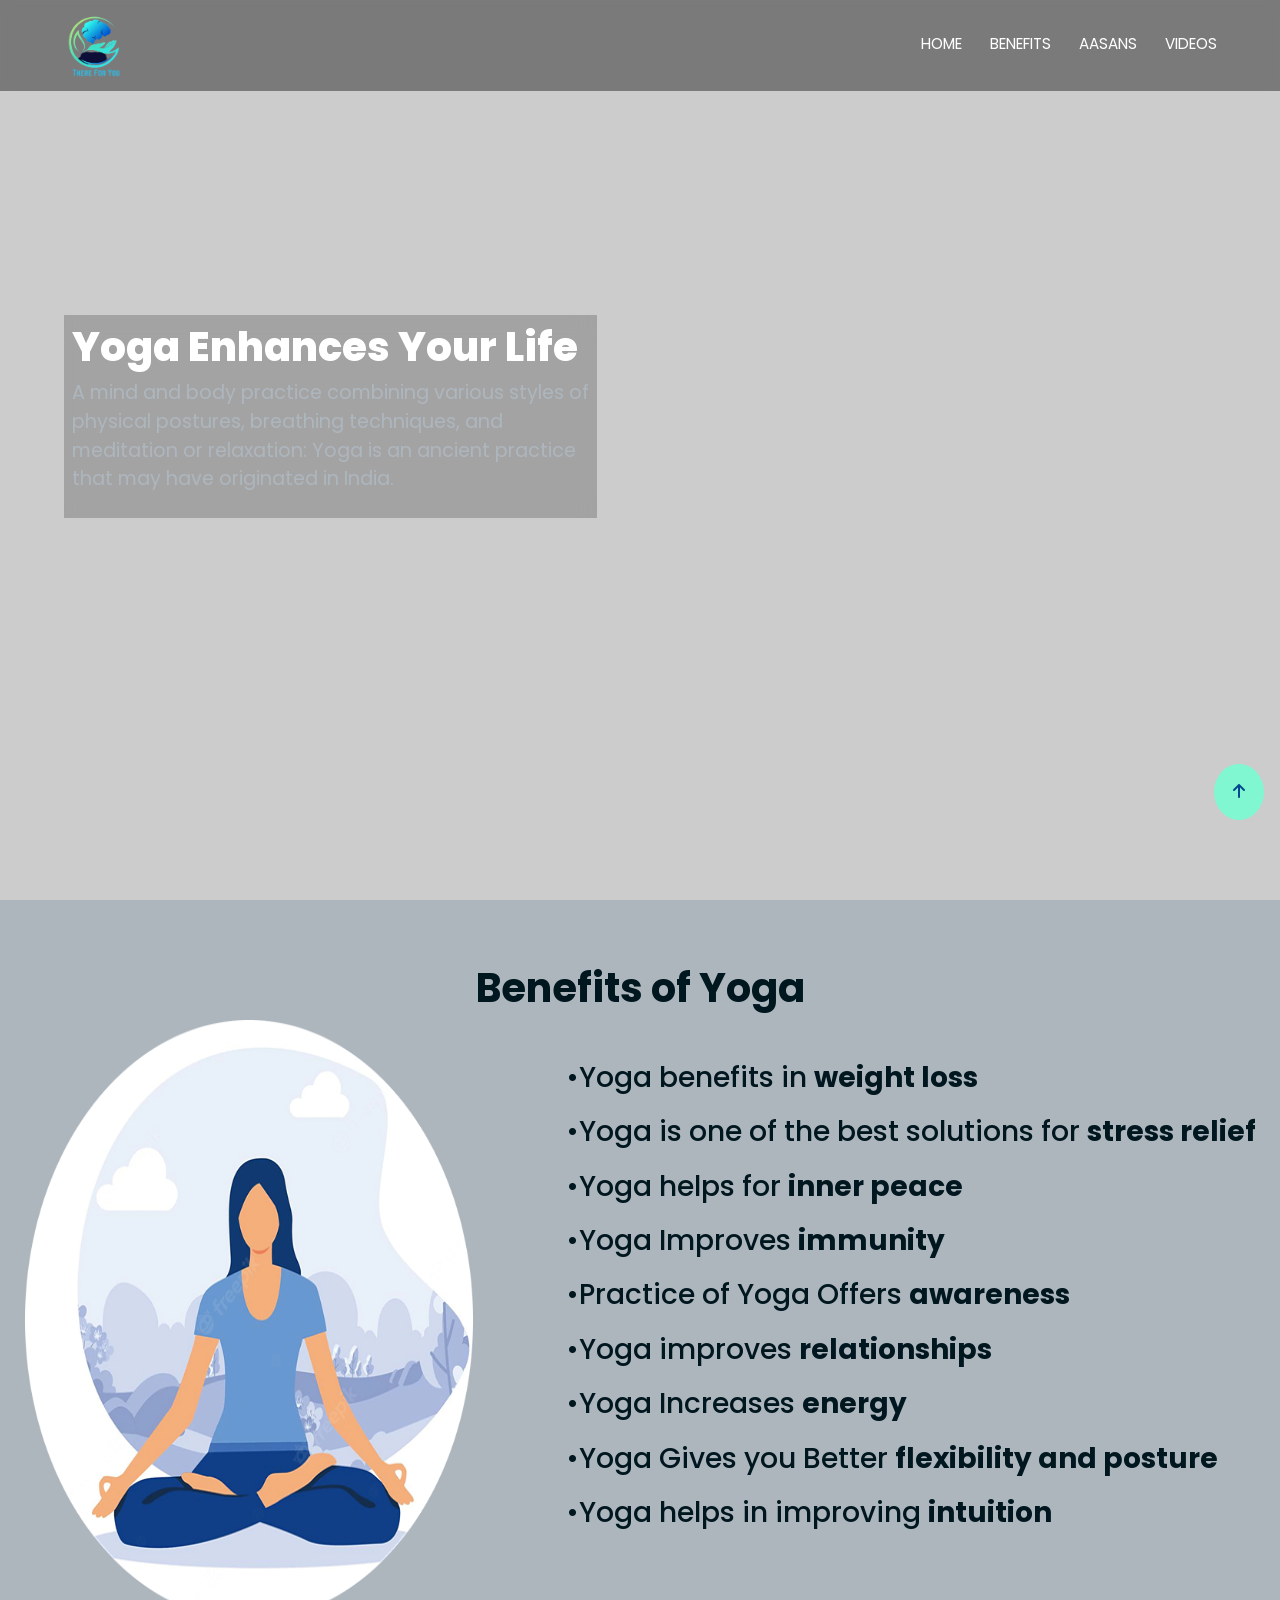
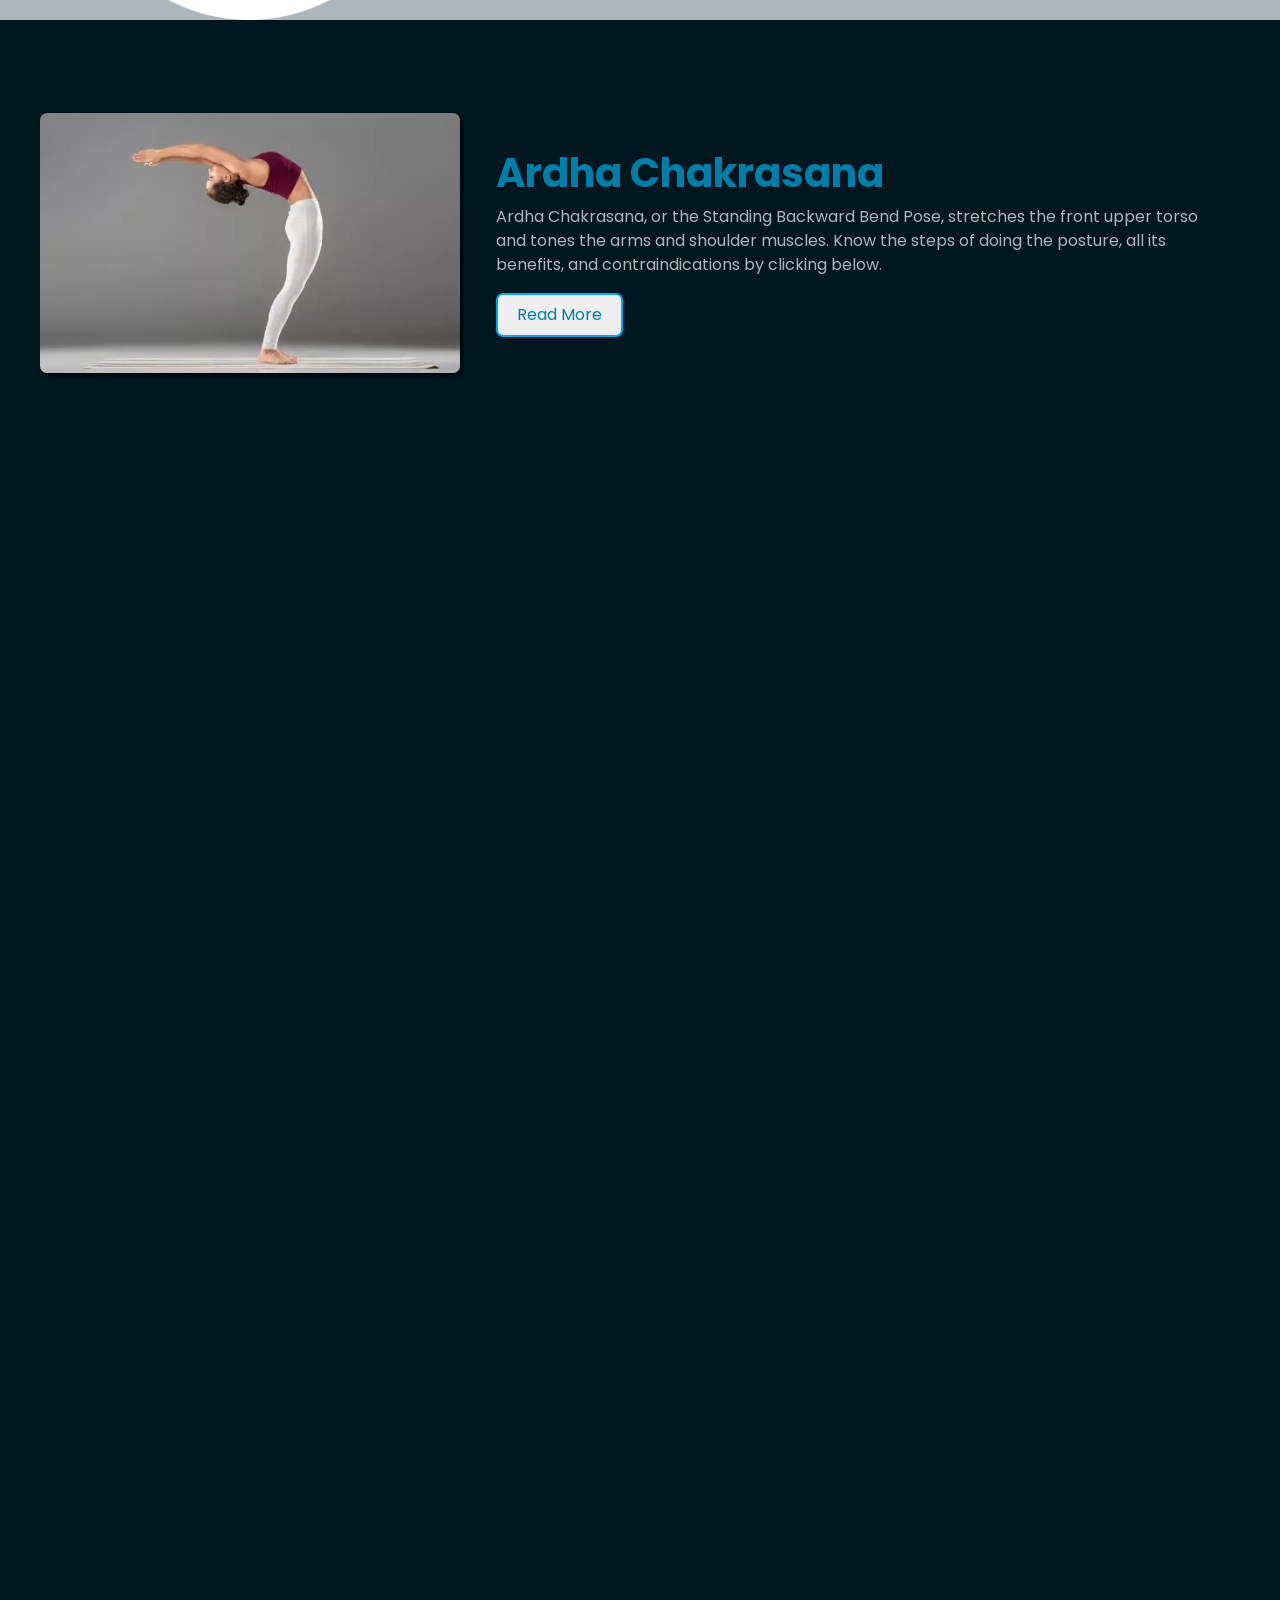
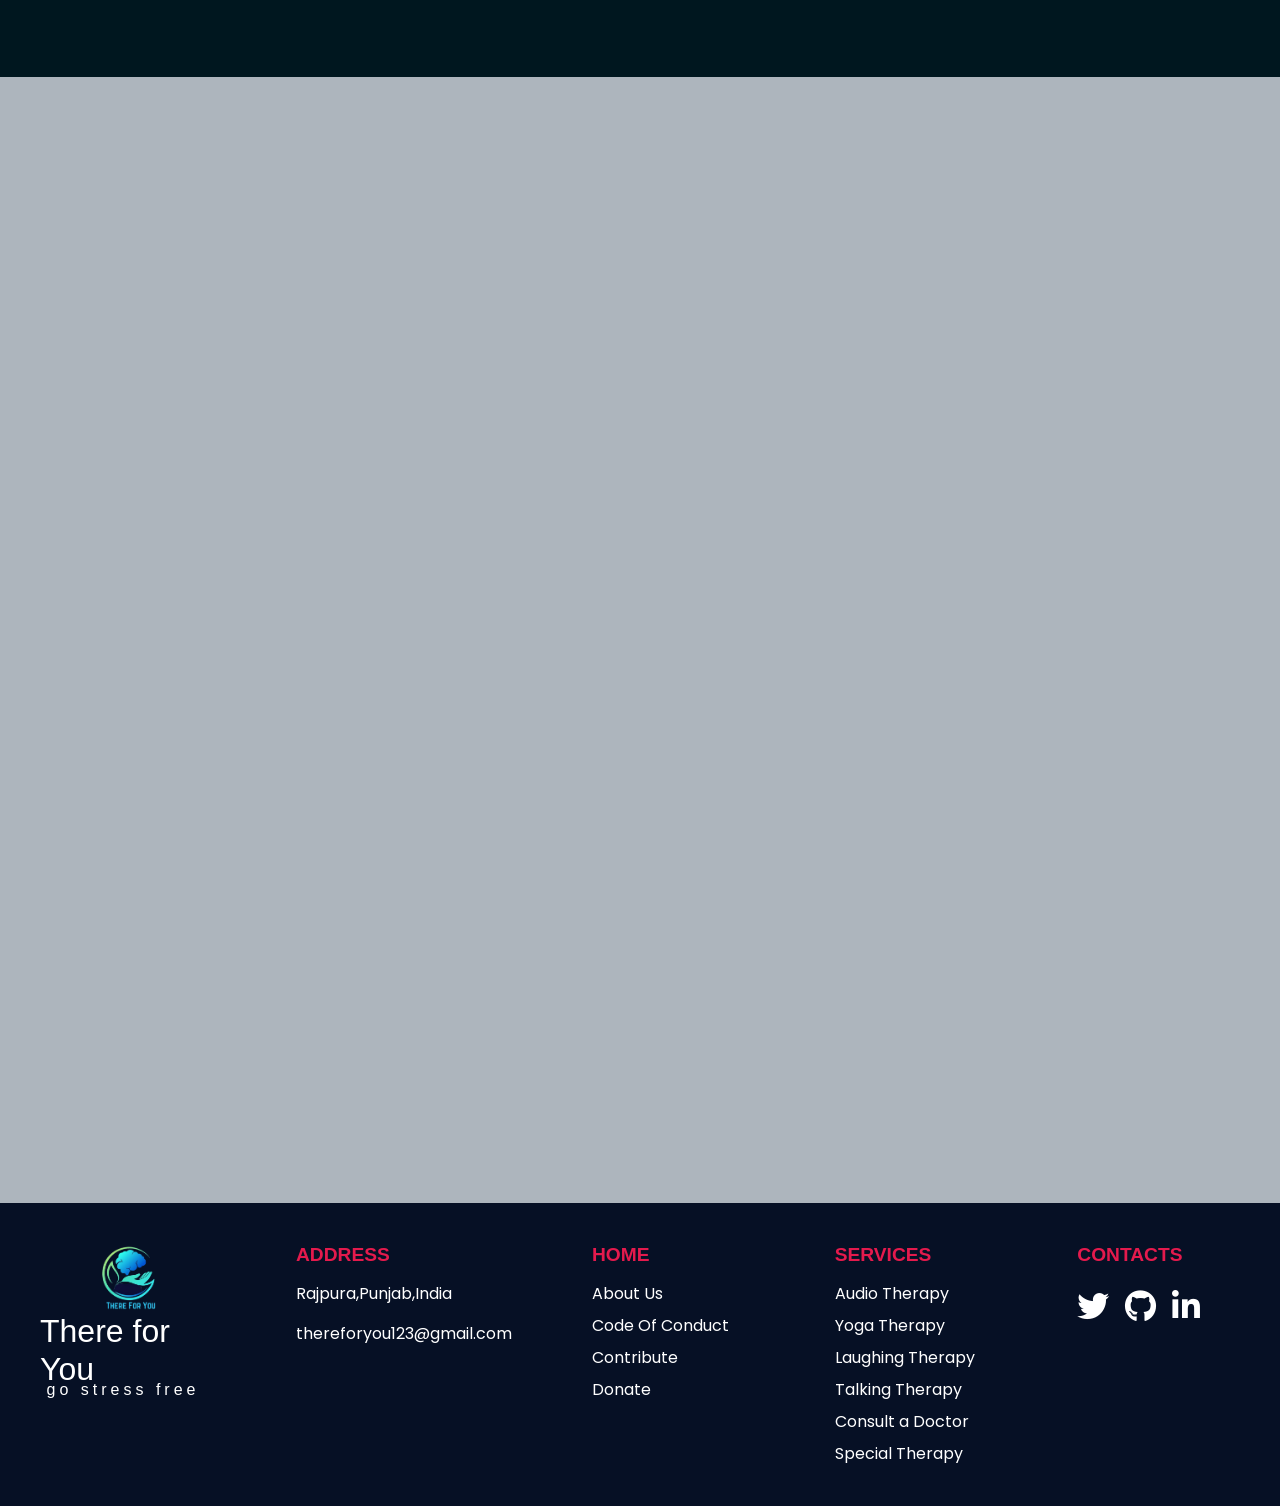
<file: html/yogatherapy.html>
<!DOCTYPE html>
<html lang="en">
  <head>
    <meta charset="UTF-8" />
    <meta http-equiv="X-UA-Compatible" content="IE=edge" />
    <meta name="viewport" content="width=device-width, initial-scale=1.0" />
    <link rel="icon" href="/images/favicon-enhanced.png" />
    <link rel="preconnect" href="https://fonts.googleapis.com" />
    <link rel="preconnect" href="https://fonts.gstatic.com" crossorigin />
    <link
      href="https://fonts.googleapis.com/css2?family=Inter:wght@100;400;700&display=swap"
      rel="stylesheet"
    />
    <link
      rel="stylesheet"
      text="text/CSS"
      href="https://cdnjs.cloudflare.com/ajax/libs/font-awesome/6.1.1/css/all.min.css"
    />
    <link
      href="https://cdn.jsdelivr.net/npm/bootstrap@5.2.0/dist/css/bootstrap.min.css"
      rel="stylesheet"
      integrity="sha384-gH2yIJqKdNHPEq0n4Mqa/HGKIhSkIHeL5AyhkYV8i59U5AR6csBvApHHNl/vI1Bx"
      crossorigin="anonymous"
    />
    <link rel="stylesheet" href="../css/yoga.css" />
    <title>Yoga Therapy</title>
    <link href="https://unpkg.com/aos@2.3.1/dist/aos.css" rel="stylesheet">
  </head>

  <body onload="myfunction()" id="main">
    <div id="load">
      <div style="background-color: white; height: 25vh; width: 100%; position: relative; top: -70px;"></div>
    </div>
    <div id="back-top-div" class="back-top-wrap">
      <i class="fas fa-arrow-up"></i>
    </div>
    <!-- Navbar Section -->
    <nav>
      <a href="../index.html"></a>
        <img class="logo" src="../images/logo.png" alt="Logo"/></a>
        <div class="nav-links" id="navLinks">
            <ul>
                <li><a href="../index.html">HOME</a></li>
                <li><a href="#benefits">BENEFITS</a></li>
                <li><a href="#aasan">AASANS </a></li>
                <li><a href="#videos">VIDEOS </a></li>
            </ul>
        </div>

        <div class="hamburger" id="ham">
          <svg stroke="currentColor" fill="currentColor" stroke-width="0" viewBox="0 0 1024 1024" height="1em" width="1em" xmlns="http://www.w3.org/2000/svg"><path d="M904 160H120c-4.4 0-8 3.6-8 8v64c0 4.4 3.6 8 8 8h784c4.4 0 8-3.6 8-8v-64c0-4.4-3.6-8-8-8zm0 624H120c-4.4 0-8 3.6-8 8v64c0 4.4 3.6 8 8 8h784c4.4 0 8-3.6 8-8v-64c0-4.4-3.6-8-8-8zm0-312H120c-4.4 0-8 3.6-8 8v64c0 4.4 3.6 8 8 8h784c4.4 0 8-3.6 8-8v-64c0-4.4-3.6-8-8-8z"></path></svg>
        </div>
    </nav>
    <!-- Navbar Section Ends Here -->

    <div class="menu" id="menu">
      <ul class="menu-link">
        <li><a href="/index.html">HOME</a></li>
        <li><a class="close" href="#benefits">BENEFITS</a></li>
        <li><a class="close" href="#aasan">AASANS</a></li>
        <li><a class="close" href="#videos">VIDEOS</a></li>
      </ul>
    </div>

    <!-- Header Section-->
    <header>
      <div class="filter"></div>
      <div class="text col-lg-5 container-glass">
<!-- <<<<<<< HEAD -->
        <h1>Yoga Enhances Your Life</h1>
        <p>
          A mind and body practice combining various styles of 
          physical postures, breathing techniques, and meditation or relaxation:
          Yoga is an ancient practice that may have originated in India.
<!-- =======
        <h1 data-aos="fade-up" data-aos-duration="800" >Yoga Enhances Your Life</h1>
        <p data-aos="fade-up" data-aos-duration="800" >
          Yoga is a mind and body practice. Various styles of yoga combine
          physical postures, breathing techniques, and meditation or relaxation.
          Yoga is an ancient practice that may have originated in India. It
          involves movement, meditation, and breathing techniques to promote
          mental and physical well-being.
>>>>>>> f89ceffa523ddd4d49b9eb8d92323d68bc2cb804 -->
        </p>
      </div>
    </header>
    <!-- Header Section Ends here -->

    <!--Benefits section-->
    <section class="benefits" id="benefits">

        <div class="col-md-12 text-center">
            <h1><strong>Benefits of Yoga</strong></h1>
        </div>
        <div class="bfit">
            <img src="../images/yoga.png"
                width="700" height="600" alt="123">
            <ul class="btext">
                <li class="yoga-text"><h3>• </h3><h3>Yoga benefits in <strong>weight loss</strong></h3></li>  
                <li class="yoga-text"><h3>• </h3><h3>Yoga is one of the best solutions for <strong>stress relief</strong></h3></li>
                <li class="yoga-text"><h3>• </h3><h3>Yoga helps for <strong>inner peace</strong></h3></li>
                <li class="yoga-text"><h3>• </h3><h3>Yoga Improves <strong>immunity</strong></h3></li>
                <li class="yoga-text"><h3>• </h3><h3>Practice of Yoga Offers <strong>awareness</strong></h3></li>
                <li class="yoga-text"><h3>• </h3><h3>Yoga improves <strong>relationships</strong></h3></li>
                <li class="yoga-text"><h3>• </h3><h3>Yoga Increases <strong>energy</strong></h3></li>
                <li class="yoga-text"><h3>• </h3><h3>Yoga Gives you Better <strong>flexibility and posture</strong></h3></li>
                <li class="yoga-text"><h3>• </h3><h3>Yoga helps in improving <strong>intuition</strong></h3></li>
            </ul>

        </div>
      </div> 
    </section>
    <!--Benefits section ends-->

    <!--Aasan section starts-->
    <section class="aasan" id="aasan">
      <div class="row">
<!-- <<<<<<< HEAD -->
        <div class="aasan1">
          <div class="aasan1-img">
            <img src="../images/yoga1.webp"/>
          </div>
<!-- =======
        <div  data-aos="fade-up" data-aos-duration="800"  class="aasan1">
          <img src="../images/yoga1.webp" width="400px" height="250px" />
>>>>>>> f89ceffa523ddd4d49b9eb8d92323d68bc2cb804 -->
          <div class="atext">
            <h1>Ardha Chakrasana</h1>
            <p>
              Ardha Chakrasana, or the Standing Backward Bend Pose, stretches the
              front upper torso and tones the arms and shoulder muscles. Know the
              steps of doing the posture, all its benefits, and
              contraindications by clicking below.
            </p>
            <a
              href="https://www.artofliving.org/in-en/yoga/yoga-poses/standing-backward-bend"
              ><button>Read More</button></a
            >
          </div>
        </div>
<!-- <<<<<<< HEAD -->
        <div data-aos="fade-up" class="aasan1">
          <div class="aasan1-img">
            <img src="../images/yoga2.webp"/>
          </div>
<!-- =======
        <div  data-aos="fade-up" data-aos-duration="800" class="aasan1">
          <img src="../images/yoga2.webp" width="400px" height="250px" />
>>>>>>> f89ceffa523ddd4d49b9eb8d92323d68bc2cb804 -->
          <div class="atext">
            <h1>Virabhadrasana</h1>
            <p>
              Virabhadrasana or Warrior Pose increases stamina, strengthens
              arms, and brings courage and grace. It is an excellent yoga pose
              for those in sedentary jobs. It is also very beneficial in the
              case of frozen shoulders. Know the steps of doing the posture, all
              its benefits, and contraindications by clicking below.
            </p>
            <a
              href="https://www.artofliving.org/in-en/yoga/yoga-poses/warrior-pose-virbhadrasana"
              ><button>Read More</button></a
            >
          </div>
        </div>
<!-- <<<<<<< HEAD -->
        <div data-aos="fade-up" class="aasan1">
          <div class="aasan1-img">
            <img src="../images/yoga4.webp"/>
          </div>
<!-- =======
        <div  data-aos="fade-up" data-aos-duration="800" class="aasan1">
          <img src="../images/yoga4.webp" width="400px" height="250px" />
>>>>>>> f89ceffa523ddd4d49b9eb8d92323d68bc2cb804 -->
          <div class="atext">
            <h1>Paschim Namaskarasana</h1>
            <p>
              This yoga pose opens the abdomen and stretches the upper back and
              shoulder joints. Know the steps of doing the posture, all its
              benefits, and contraindications by clicking below.
            </p>
            <a
              href="https://www.artofliving.org/in-en/yoga/yoga-poses/reverse-prayer-pose"
              ><button>Read More</button></a
            >
          </div>
        </div>
<!-- <<<<<<< HEAD -->
        <div data-aos="fade-up" class="aasan1">
          <div class="aasan1-img">
            <img src="../images/yoga5.webp"/>
          </div>
<!-- =======
        <div  data-aos="fade-up" data-aos-duration="800" class="aasan1">
          <img src="../images/yoga5.webp" width="400px" height="250px" />
>>>>>>> f89ceffa523ddd4d49b9eb8d92323d68bc2cb804 -->
          <div class="atext">
            <h1>Ardha Matsyendrasana</h1>
            <p>
              Ardha Matsyendrasana, or the Half Spinal Twist Pose, makes the spine
              more elastic and increases the oxygen supply to the lungs. Know the
              steps of doing the posture, all its benefits, and
              contraindications by clicking below.
            </p>
            <a
              href="https://www.artofliving.org/in-en/yoga/yoga-poses/sitting-half-spinal-twist-ardha-matsyendrasana"
              ><button>Read More</button></a
            >
          </div>
        </div>
<!-- <<<<<<< HEAD -->
        <div data-aos="fade-up" class="aasan1">
          <div class="aasan1-img">
            <img src="../images/yoga3.webp"/>
          </div>
<!-- =======
        <div  data-aos="fade-up" data-aos-duration="800" class="aasan1">
          <img src="../images/yoga3.webp" width="400px" height="250px" />
>>>>>>> f89ceffa523ddd4d49b9eb8d92323d68bc2cb804 -->
          <div class="atext">
            <h1>Prasarita Padahastasana</h1>
            <p>
              This yoga pose lengthens the spine, strengthens the legs and feet,
              and strengthens the abdomen. Know the steps of doing the posture,
              all its benefits, and contraindications by clicking below.
            </p>
            <a
              href="https://www.artofliving.org/in-en/yoga/yoga-poses/standing-forward-bend"
              ><button>Read More</button></a
            >
          </div>
        </div>
        <!-- <a
          class="more"
          href="https://www.artofliving.org/in-en/yoga/yoga-poses/sitting-standing-recumbent-yoga-poses">More Asanas</a> -->
      </div>
    </section>

    <section class="videos" id="videos">
      <div  data-aos="fade-up" class="flip-card">
        <div class="inner">
          <div>
            <iframe
              width="560"
              height="315"
              src="https://www.youtube.com/embed/s2NQhpFGIOg"
              title="YouTube video player"
              frameborder="0"
              allow="accelerometer; autoplay; clipboard-write; encrypted-media; gyroscope; picture-in-picture"
              allowfullscreen
            >
            </iframe>
          </div>
        </div>
        <div class="inner">
          <div class="tajMahal col-lg-6 col-md-12">
            <iframe
              width="560"
              height="315"
              src="https://www.youtube.com/embed/g_tea8ZNk5A"
              title="YouTube video player"
              frameborder="0"
              allow="accelerometer; autoplay; clipboard-write; encrypted-media; gyroscope; picture-in-picture"
              allowfullscreen
            ></iframe>
          </div>
        </div>
      </div>
      <div  data-aos="fade-up" data-aos-duration="800"  class="flip-card">
        <div class="inner">
          <div class="col-lg-6 col-md-12">
            <iframe
              width="560"
              height="315"
              src="https://www.youtube.com/embed/c8hjhRqIwHE"
              title="YouTube video player"
              frameborder="0"
              allow="accelerometer; autoplay; clipboard-write; encrypted-media; gyroscope; picture-in-picture"
              allowfullscreen
            ></iframe>
          </div>
        </div>
        <div class="inner">
          <div class="col-lg-6 col-md-12">
            <iframe
              width="560"
              height="315"
              src="https://www.youtube.com/embed/brjAjq4zEIE"
              title="YouTube video player"
              frameborder="0"
              allow="accelerometer; autoplay; clipboard-write; encrypted-media; gyroscope; picture-in-picture"
              allowfullscreen
            ></iframe>
          </div>
        </div>
      </div>
      <div class="flip-card">
        <div class="inner">
          <div class="col-lg-6 col-md-12">
            <iframe
              width="560"
              height="315"
              src="https://www.youtube.com/embed/0XBcrjkkwQo"
              title="YouTube video player"
              frameborder="0"
              allow="accelerometer; autoplay; clipboard-write; encrypted-media; gyroscope; picture-in-picture"
              allowfullscreen
            ></iframe>
          </div>
        </div>
        <div class="inner">
          <div class="col-lg-6 col-md-12">
            <iframe
              width="560"
              height="315"
              src="https://www.youtube.com/embed/7Vqv5SmSKHY"
              title="YouTube video player"
              frameborder="0"
              allow="accelerometer; autoplay; clipboard-write; encrypted-media; gyroscope; picture-in-picture"
              allowfullscreen
            ></iframe>
          </div>
        </div>
      </div>
    </section>
   <!-- footer start -->
   <footer>
    <div class="footer-container">
      <!--logo and info column-->
      <div class="col">
        <!--logo insert-->
        <img src="../images/logo.png" alt="logo" class="footlogo" />
        <div class="footercontent">
          <h2 class="footerheading">There for You</h2>
          <p class="footerpara">go stress free</p>
        </div>
      </div>
  
      <div class="footer-side-col">
        <!--ADDRESS COLUMN-->
        <div class="col">
          <h3>
            ADDRESS
            <div class="underline"><span></span></div>
          </h3>
          <p>Rajpura,Punjab,India</p>
          <p class="email-id"><a href="">thereforyou123@gmail.com</a></p>
        </div>
  
        <!--HOME COLUMN-->
        <div class="col">
          <h3>HOME</h3>
          <ul>
            <li><a href="#about">About Us</a></li>
            <li>
              <a href="#">Code Of Conduct</a>
            </li>
            <li>
              <a href="#">Contribute</a>
            </li>
            <li>
              <a href="#">Donate</a>
            </li>
          </ul>
        </div>
  
        <!--OUR SERVICES COLUMN-->
        <div class="col">
          <h3>
            SERVICES
            <div class="underline"><span></span></div>
          </h3>
          <ul>
            <li>
              <a href="">Audio Therapy</a>
            </li>
            <li>
              <a href="">Yoga Therapy</a>
            </li>
            <li>
              <a href="">Laughing Therapy</a>
            </li>
            <li>
              <a href="">Talking Therapy</a>
            </li>
            <li>
              <a href="">Consult a Doctor</a>
            </li>
            <li>
              <a href="">Special Therapy</a>
            </li>
                     
          </ul>
        </div>
  
        <!--CONTACTS COLUMN-->
        <div class="col">
          <h3>
            CONTACTS
            <div class="underline"><span></span></div>
          </h3>
          <div class="social-menu">
            <ul>
              <a href="#" target="_blank">
                <li id="social-twitter"><i class="fab fa-2x fa-twitter"></i></li>
              </a>
              <a href="" target="_blank">
                <li id="social-github"><i class="fab fa-2x fa-github"></i></li>
              </a>
              <a href="" target="_blank">
                <li id="social-linkedin"><i class="fab fa-2x fa-linkedin-in"></i></li>
              </a>
            </ul>
          </div>
        </div>
      </div>
    </div>
  </footer>

  <script src="https://unpkg.com/aos@2.3.1/dist/aos.js"></script>
  <script>
    AOS.init();
      const ham = document.getElementById("ham");
      const menu = document.getElementById("menu");
      const close = document.querySelectorAll('.close');
      const closeMenu = () => {
        if (menu.classList.contains("open")) {
          menu.classList.remove("open");
          
          console.log("open");
        }
        ham.innerHTML = '<svg stroke="currentColor" fill="currentColor" stroke-width="0" viewBox="0 0 1024 1024" height="1em" width="1em" xmlns="http://www.w3.org/2000/svg"><path d="M904 160H120c-4.4 0-8 3.6-8 8v64c0 4.4 3.6 8 8 8h784c4.4 0 8-3.6 8-8v-64c0-4.4-3.6-8-8-8zm0 624H120c-4.4 0-8 3.6-8 8v64c0 4.4 3.6 8 8 8h784c4.4 0 8-3.6 8-8v-64c0-4.4-3.6-8-8-8zm0-312H120c-4.4 0-8 3.6-8 8v64c0 4.4 3.6 8 8 8h784c4.4 0 8-3.6 8-8v-64c0-4.4-3.6-8-8-8z"></path></svg>'
      }

      const toggleMenu = () => {
        if (menu.classList.contains("open")) {
          menu.classList.remove("open");
          ham.innerHTML = '<svg stroke="currentColor" fill="currentColor" stroke-width="0" viewBox="0 0 1024 1024" height="1em" width="1em" xmlns="http://www.w3.org/2000/svg"><path d="M904 160H120c-4.4 0-8 3.6-8 8v64c0 4.4 3.6 8 8 8h784c4.4 0 8-3.6 8-8v-64c0-4.4-3.6-8-8-8zm0 624H120c-4.4 0-8 3.6-8 8v64c0 4.4 3.6 8 8 8h784c4.4 0 8-3.6 8-8v-64c0-4.4-3.6-8-8-8zm0-312H120c-4.4 0-8 3.6-8 8v64c0 4.4 3.6 8 8 8h784c4.4 0 8-3.6 8-8v-64c0-4.4-3.6-8-8-8z"></path></svg>'
          console.log("open");
        } else {
          menu.classList.add("open");
          ham.innerHTML = '<svg stroke="currentColor" fill="currentColor" stroke-width="0" viewBox="0 0 1024 1024" height="1em" width="1em" xmlns="http://www.w3.org/2000/svg"><path d="M563.8 512l262.5-312.9c4.4-5.2.7-13.1-6.1-13.1h-79.8c-4.7 0-9.2 2.1-12.3 5.7L511.6 449.8 295.1 191.7c-3-3.6-7.5-5.7-12.3-5.7H203c-6.8 0-10.5 7.9-6.1 13.1L459.4 512 196.9 824.9A7.95 7.95 0 0 0 203 838h79.8c4.7 0 9.2-2.1 12.3-5.7l216.5-258.1 216.5 258.1c3 3.6 7.5 5.7 12.3 5.7h79.8c6.8 0 10.5-7.9 6.1-13.1L563.8 512z"></path></svg>'
          console.log("close");
        }
      };
      ham.addEventListener("click", toggleMenu);
      close.forEach(ele => {
        ele.addEventListener("click", closeMenu);
      }
      )
    </script>
    <script>
      var preloader = document.getElementById('load');
      var scroll = document.getElementById('main');
      function myfunction(){
          preloader.style.display='none';
          scroll.style.overflow='hidden';
      }
      const backTopElement = document.getElementById("back-top-div");
      const minScolledAmountToBackTop = 800;

      window.addEventListener("scroll", () => {
        if (window.scrollY < minScolledAmountToBackTop) {
          backTopElement.classList.add("hidden");
        } else {
          backTopElement.classList.remove("hidden");
        }
      });

      const backTop = () => {
        window.scrollTo(0, 0);
      };

      backTopElement.addEventListener("click", backTop);
      ham.addEventListener("click", toggleMenu);
  </script>
  </body>
</html>
</file>
<file: style.css>
body {
    margin: 0;
    padding: 0;
    overflow-x: hidden; 
    overflow-y: auto;
}

#services {
    width: 100%;
    background: linear-gradient( #0C111D,#222C4A);
    background-attachment: fixed;
}

.responsive {
    background-color: rgba(0, 0, 0, 0.1); 

}

/* About section */

.inner-about {
    flex: 1 1 45%;
    display: flex;
    justify-content: center;
    align-items: center;
    font-size: 20px;
    line-height: 50px;
}


.inner-about p {
    font-size: 1.5rem;
    margin-bottom: 30px;
    color: white;
}

/* faq */

.faq {
    background-color: rgb(0, 39, 55);
    padding-bottom: 20px;
    display: grid;
    place-items: center;
    overflow: hidden;
    min-height: 100vh;
  }
  
  .faq_heading {
    padding-top: 40px;
    text-align: center;
    font-weight: bolder;
    color: white;
    width: 100%;
  }
  
  .faq_heading h1 {
    font-size: 50px;
    font-weight: 800;
    padding-bottom: 2rem;
    font-family: "Montserrat";
  }
  
  .accordion {
    width: 42rem;
    padding: 1.2rem 0;
    border-radius: 1rem;
    background: rgba(1, 59, 112, 0.4);;
    margin-top: 2rem;
  }
  
  .accordion__heading {
    margin-bottom: 1rem;
    padding: 0 1.4rem;
  }
  
  .accordion__item:not(:last-child) {
    border-bottom: 1px solid lightgrey;
  }
  
  .accordion__btn {
    display: flex;
    justify-content: space-between;
    align-items: center;
    width: 100%;
    padding: 1.2rem 1.4rem;
    background: rgba(1, 59, 112, 0.4);
    border: none;
    outline: none;
    color: white;
    font-size: 1.2rem;
    text-align: left;
    cursor: pointer;
    transition: 0.1s;
    font-weight: 300;
  }
  
  .accordion__btn:hover {
    color: #2868d0;
    background: hsl(248, 53%, 97%);
    font-weight: 700;
  }
  
  .accordion__item--active .accordion__btn {
    color: #2868d0;
    border-bottom: 2px solid #2868d0;
    background: hsl(248, 53%, 97%);
    font-weight: 700;
  }
  
  .fa-lightbulb {
    padding-right: 1rem;
  }
  
  .accordion__icon {
    border-radius: 50%;
    transform: rotate(0deg);
    transition: 0.3s ease-in-out;
    opacity: 0.9;
  }
  
  .accordion__item--active .accordion__icon {
    transform: rotate(135deg);
  }
  
  .accordion__content {
    font-weight: 300;
    max-height: 0;
    opacity: 0;
    overflow: hidden;
    color: white;
    transform: translateX(16px);
    transition: max-height 0.5s ease, opacity 0.5s, transform 0.5s;
  }
  .accordion__content .email{
    color:  #ffff00;
  }
  .accordion__content p {
    padding: 1rem 1.8rem;
  }
  
  .accordion__item--active .accordion__content {
    opacity: 1;
    transform: translateX(0px);
    max-height: 100vh;
  }
  
  @media (max-width: 991px) {
    .accordion {
      width: 31rem;
      left: 13rem;
    }
  }
  
  @media (max-width: 547px) {
    .accordion {
      width: 24rem;
    }
  }
  
  @media (max-width: 445px) {
    .faq_heading {
      width: 94%;
    }
  
    .faq_heading h1 {
      font-size: 29px;
    }
  
    .accordion {
      width: 16rem;
    }
  
    .accordion__btn {
      font-size: 11px;
    }
  }
</file>
<file: style1.css>
@import url("https://fonts.googleapis.com/css2?family=Source+Sans+Pro:wght@400;600&display=swap");
@import url("https://fonts.googleapis.com/css2?family=Montserrat&family=Roboto&display=swap");
@import url("https://maxcdn.bootstrapcdn.com/font-awesome/4.4.0/css/font-awesome.min.css");
@import url("https://fonts.googleapis.com/css?family=Raleway:400,800");
@import url("https://fonts.googleapis.com/css2?family=Poppins:wght@400;500&display=swap");

* {
  margin: 0;
  padding: 0;
  font-family: "Poppins", sans-serif;
  box-sizing: border-box;
  overflow-x: hidden;
  overflow-y: auto;
  
}


.content p{
  font-size: 30px;
}

@-webkit-keyframes spin {
  0% {
    -webkit-transform: rotate(0deg);
  }

  100% {
    -webkit-transform: rotate(360deg);
  }
}

@keyframes spin {
  0% {
    transform: rotate(0deg);
  }

  100% {
    transform: rotate(360deg);
  }
}


body {
  font-family: "Poppins";
  transform: none;
  overflow: hidden;
}

.nav {
  display: flex;
  padding: 0.5% 4%;
  justify-content: space-between;
  align-items: center;
  position: fixed;
  top: 0;
  width: 100%;
  z-index: 5;
  transition: 0.3s ease-in-out;
}

.nav-active {
  background-color: #000000ad;
  backdrop-filter: blur(0px);
  box-shadow: 5px -1px 12px -5px grey;
}

header {
  width: 100%;
  background-image: linear-gradient(rgba(4, 9, 30, 0.5), rgba(4, 9, 30, 0.7)),
    url("images/landing-page-image.jpg");
  background-position: center;
  background-size: cover;
  position: relative;
  min-height: 100vh;
  height: 100vh;
  display: flex;
  align-items: center;
  justify-content: center;
}

.logo {
  width: 70px;
  margin-left: 8px;
}
#logo-div{
  margin-bottom: -6px;
}


/*hamburger styling */
.hamburger {
  display: none;
  justify-content: center;
  align-items: center;
  flex-direction: column;
  gap: 3px;
  cursor: pointer;
  z-index: 50;
  color: white;
}

.hamburger .burger {
  display: block;
  font-size: 24px;
  transition: all 0.3s ease-in-out;
}

.hamburger .cancel {
  display: none;
  font-size: 24px;
  transition: all 0.3s ease-in-out;
}

/* Menu styling */
.menu {
  display: none;
  width: 100%;
  position: absolute;
  background-color: #000;
  top: 85px;
  right: 0;
  padding: 30px 0; /* Adjusted padding to ensure visibility */
  box-shadow: 0 4px 8px rgba(0, 0, 0, 0.7);
  z-index: 40;
}

.menu-link {
  list-style: none;
  margin: 0;
  padding: 0;
  display: flex;
  justify-content: center;
  align-items: center;
  flex-direction: column;
}

.menu-link li {
  padding: 1.5rem 0; /* Adjusted padding to space out items */
  font-weight: bolder;
}

.menu-link li a {
  color: #fff;
  text-decoration: none;
  font-weight: bolder;
  font-size: 20px;
}

/* Responsive styles */
@media (max-width: 768px) {
  .hamburger {
    display: flex;
  }

  .nav-links {
    display: none;
  }

  .menu.active {
    display: block;
    animation: slideIn 0.3s ease-in-out;
    background-color: rgba(20, 3, 3, 0.95);
  }

  .hamburger.active .burger {
    display: none;
  }

  .hamburger.active .cancel {
    display: block;
  }
}




.links li {
  list-style: none;
  display: inline-block;
  padding: 8px 12px;
  position: relative;
}

.links a {
  color: white;
  text-decoration: none;
  font-size: 15px;
}
.links a:hover {
  color: grey;
}

.links li::after {
  content: "";
  width: 0%;
  height: 3px;
  /* background: rgb(122, 178, 231); */
  display: block;
  margin: auto;
  
  /* transition: 0.5s ease-in-out; */
}

.links li:hover::after {
  width: 100%;
}

.login-button {
  border: none;
  cursor: pointer;
  background-color:#023d54;
  /* box-shadow: inset 0 0 0 0 #ea097f; */
  border-radius: 4px;
  /* -webkit-border-radius: 4px;
  -moz-border-radius: 4px;
  -ms-border-radius: 4px;
  -o-border-radius: 4px;
  transition: ease-out 0.4s;
  -webkit-transition: ease-out 0.4s;
  -moz-transition: ease-out 0.4s;
  -ms-transition: ease-out 0.4s;
  -o-transition: ease-out 0.4s; */
  /* z-index: -9999; */
}

.login-button a {
  display: block;
  text-decoration: none;
  font-family: "Poppins", sans-serif;
  font-weight: 400;
  color: #fff;
  height: 2.4rem;
  width: 7.9rem;
  letter-spacing: 1px;
  text-align: center;
  display: flex;
  justify-content: center;
  align-items: center;
}

.menu {
  display: none;
  width: 100%;
  position: absolute;
  background-color: #fff;
  top: 85px;
  right: 0;
  padding: 30px;
  box-shadow: 0 4px 8px rgba(0, 0, 0, 0.7);
}

@keyframes slideIn {
  0% {
    right: -150px;
  }

  100% {
    right: 0px;
  }
}

.menu-link {
  list-style: none;
  display: flex;
  justify-content: center;
  align-items: center;
  flex-direction: column;
}

.menu-link li {
  padding: 2rem;
  font-weight: bolder;
}

.menu-link li:last-child {
  padding-bottom: 0;
}

.menu-link li a {
  color: rgb(247, 245, 245);
  /* color:rgb(30, 240, 191); */
  font-weight: bolder;
  font-size: 1.15rem;
  text-decoration: none;
  transition: color 0.2s ease-in-out;
}

.menu-link li a:hover {
  z-index: 150;
  color: rgb(30, 240, 191);
  /* border-bottom: #011b24 1px solid; */
}

.content {
  position: absolute;
  top: 50%;
  left: 50%;
  transform: translate(-50%, -50%);
  width: 90%;
  color: #fff;
  margin: auto;
  text-align: center;
}
.content h1{
  margin-top: 2.5rem; 
   font-family: "Lucida Sans";
  font-weight: 199px;
  font-size: 4rem;
  line-height: 4.563rem;
  text-align: center;

  color: #ffffff; 
}

/* Move the background and make it smaller. */
/* Animation shown when entering the page and after the hover animation. */
@keyframes rainbow-text-simple-animation-rev {
  0% {
    background-size: 650%;
  }

  40% {
    background-size: 650%;
  }

  100% {
    background-size: 100%;
  }
}

/* Move the background and make it larger. */
/* Animation shown when hovering over the text. */
@keyframes rainbow-text-simple-animation {
  0% {
    background-size: 100%;
  }

  80% {
    background-size: 650%;
  }

  100% {
    background-size: 650%;
  }
}

.content h3 {
  padding: 3px;
  margin-top: 1rem;
  color: rgb(163, 158, 158);
  font-family: "Roboto";
  font-style: normal;
  font-weight: 400;
  font-size: 19px;
  line-height: 29px;
  text-align: center;
  color: rgb(180, 217, 240);
  text-shadow: 0px 4px 8px rgba(0, 0, 0, 0.25);
}
.auto-type{
  height: 100%;
}

.content .rainbow-button {
  cursor: pointer;
  display: inline-block;
  margin: auto;
  margin-top: 3rem;
  font-size: 1.2rem;
  text-decoration: none;
  color: #fff;
  width: calc(8rem + 6px);
  height: calc(3rem + 6px);

  background-image: linear-gradient(90deg,
      #0da1dc 0%,
      #981a8e 29%,
      #ea097f 60%,
      #e12038 80%,
      #f06f25 100%);
  border-radius: 5px;
  display: flex;
  align-items: center;
  justify-content: center;
  font-size: 1rem;
  font-weight: bold;
}

.content .rainbow-button:after {
  content: attr(alt);
  width: 8rem;
  height: 3rem;
  background-color: #191919;
  opacity: 0.9;
  display: flex;
  align-items: center;
  justify-content: center;
}

.content .rainbow-button:hover {
  animation: slidebg 1s linear infinite;
}

@keyframes slidebg {
  to {
    background-position: 8rem;
  }
}

nav .fa {
  display: none;
}

.box {
  display: grid;
  grid-template-columns: repeat(auto-fit, minmax(300px, 1fr));
  gap: 1.5rem;
  padding: 2.5rem;
}
@media screen and (max-width: 1336px) and (min-width: 600px)
{
  .box {
  gap: 1rem;
  padding: 2.5rem;
  justify-items: center;
}

}

h5 {
  color: white;
  font-size: 23px;
  margin-bottom: 15px;
}

.pra p {
  color: #fcfc;
  font-size: 16px;
  line-height: 27px;
  margin-bottom: 25px;
}

.pra button {
  padding: 0.5rem 1.0rem;
  border: 2px solid #f9004d;
  background-color: #fff;
  border-radius: 0.8rem;
  color: #f9004d;
  font-family: "Poppins", sans-serif;
  font-size: 15px;
  font-weight: 500;
  cursor: pointer;
margin-bottom: 1rem;
}
.p{
  margin-top: -24px;
}
.pra button:hover {
  background-color: #f9004d;
  color: #fff;
  transition: 0.3s;
}

.he{
  margin-top: -30%;
}

/* SERVICES SECTION */
#services {
  /* background-color:#092e3c; */
  padding-top: 60px;
  width: 100%;
  
}

#services h1 {
  font-size: 50px;
  text-align: center;
  font-weight: 800;
  font-family: "Montserrat";
  padding-top: 2rem;
  font-weight: bolder;
  color: white;
}

.container {
  padding: 3rem;
  display: flex;
  flex-wrap: wrap;
  justify-content: space-between;
}

.responsive {
  color: whitesmoke;
  width: 30%;
  border: 1px solid rgba(245, 245, 245, 0.146);
  border-radius: 1.5rem;
  text-align: center;
  padding: 2rem;
  display: flex;
  flex-direction: column;
  align-content: space-between;
  margin-top: 28px;
}
.round-image{
  object-fit: cover;
}

.responsive .round-image img {
  width: 12rem;
  border-radius: 50%;
}

.responsive h2 {
  margin-top: 1.2rem;
}

.responsive p {
  width: 70%;
  word-wrap: break-word;
  margin: 1rem auto;
}

.responsive a {
  display: inline-block;
  width: 100%;
  text-decoration: none;
  color: black;
  background-color: rgb(255, 255, 255);
  border: 1px solid black;
  padding: 0.5em;
  border-radius: 0.5em;
  transition: 0.3s ease-in-out;
}

.responsive a:hover {
  font-weight: bolder;
  background-color: inherit;
  color: white;
  border-color: white;
} 

@media screen and (max-width: 900px) {
  .container {
    flex-direction: column;
  }

  .responsive {
    width: 100%;
  }
}



@media screen and (max-width: 600px) {
  .container {
    padding: 1rem;
  }

  .box {
    place-items: center;
    padding: 3rem 0px;
  }

  

  .card {
    width: 350px;
  }

  .card img {
    border-radius: 50%;
  }

  #services h2 {
    text-align: center;
  }

  #services .responsive {
    margin-top: 28px;
  }

}




@keyframes slideIn {
  0% {
    right: -100%;
  }

  100% {
    right: 0;
  }
}


@media screen and (min-width: 800px) {
  .menu.open {
    display: none;
  }
}

@media screen and (max-width: 880px) and (min-width: 700px) {
  #about h3 {
    text-align: center;
  }
}

@media screen and (max-width: 460px) {
  .content h1 {
    font-size: 3rem;
  }
}

.content button {
  background: #a0c9c1;
  padding: 1rem 3rem;
  font-size: 1.5rem;
  color: white;
  transition: .5s;
  text-decoration: none;
  border: none;
  cursor: pointer;
}
.content button:hover {
  background: transparent;
  border: 1px solid #a0c9c1;
  color: black;
}

/* footer start */
footer{
  font-family: "Poppins",sans-serif;
}
.footer-container {
  bottom: 0;
  width: 100%;
  display: flex;
  justify-content: center;
  flex-wrap: nowrap;
  /* background-color: transparent; */
 background-color: #061025;
}

.footer-side-col{
  display: grid;
  grid-template-columns: repeat(4,1fr);
  width: 80%;
}

.footer-side-col > .col{
  padding: 2.5rem 0.5rem;
  flex-wrap: nowrap;
}

.footer-container > .col {
  padding: 2.5rem;
  flex-basis: 20%;
  color: white;
}

.footer-container .col a:hover,
footer a:focus {
  color: cyan;
}

@media (max-width: 1120px){
  .footer-side-col{
    grid-template-columns: repeat(2,1fr);
    grid-template-rows: repeat(2,1fr);
  }
}

@media (max-width: 730px) {
  .footer-container {
    gap: 0.5rem;
    flex-wrap: wrap;
  }

  .footer-container .col {
    padding: 2rem;
    flex-basis: 31%;
  }

  .footer-container p {
    color: white;
    margin-top: 1rem;
  }
}

@media (max-width: 600px) {
  .footer-side-col{
    grid-template-columns: 1fr;
    grid-template-rows: minmax(auto,auto);
  }

  .footer-container .col {
    padding: 1rem;
    flex-basis: 100%;
  }
}

.footer-container .col a {
  display: inline-block;
  position: relative;
  color: white;
}

.footer-container .col ul li a:after {
  content: "";
  position: absolute;
  width: 100%;
  transform: scaleX(0);
  height: 2px;
  bottom: 0;
  left: 0;

}



.footer-container p {
  color: white;
}

.footer-container .col ul li a:after {
  content: "";
  position: absolute;
  width: 100%;
  height: 2px;
  bottom: 0;
  left: 0;

}

.footer-container .col ul li a:hover:after {
  transform-origin: bottom left;
}

.footer-container p {
  margin-top: 0.5rem;
}
.footerpara{
  margin-left: 0px;
}

.footer-container .col .email-id {
  word-wrap: break-word;
  text-decoration: underline;
}

.email-id a{
  text-decoration: none;
  color: white;
}
.footer-container .col h3 {
  color: rgb(228, 26, 77);
  font-size: 1.2rem;
  margin-bottom: 1rem;
  font-weight: 900;
  font-family: "Ubuntu",sans-serif;
}

.footer-container .col img {
  display: block;
  margin: 0 auto;
  width: 73px;
 
  cursor: pointer;
}
.footer-container .col .footerheading {
  display: flex;
  color:white ;
  margin-top: 0.5px;
  font-family: "Gill Sans", "Gill Sans MT", Calibri, "Trebuchet MS", sans-serif;
  justify-content: center;
  cursor: pointer;
}
.footer-container .col .footerpara {
  display: flex;
  margin-top: 0px;
  font-family: "Gill Sans", "Gill Sans MT", Calibri, "Trebuchet MS", sans-serif;
  letter-spacing: 4px;
  justify-content: center;
  cursor: pointer;
}
.fab:hover {
  text-decoration: none;
}

.footer-container .col .sukoon {
  color: rgb(30, 240, 191);
  letter-spacing: 5px;
}

.footer-container .col .social-menu ul {
  display: flex;
  gap: 1rem;
}

.footer-container .col .social-menu ul a {
  color: white;
}
.footer-container .col .social-menu ul a li{
  transition: transform 250ms ease-out;
}


.footer-container .col .social-menu ul a li#social-twitter:hover{
  color: 	#1DA1F2;
}

.footer-container .col .social-menu ul a li#social-github:hover{
  color:#1DA1F2;
  padding: 2px 2px 0px 2px;
  border-radius: 25px;
}
.footer-container .col .social-menu ul a li#social-linkedin:hover{
  color: #0A66C2;
}
.footer-container .col ul li {
  list-style-type: none;
  text-align: left;
  margin-top: 0.5rem;
}
.footer-container .col ul li a {
  text-decoration: none;
  color: white;
}

@media screen and (max-width: 600px) {
  
  .footer-container .col ul li {
    text-align: center;
  }

  .footer-container {
    text-align: center;
  }

  .footer-container .col .social-menu ul {
    justify-content: center;
  }
}

.footercontent{
  margin-right: auto;
  margin-left: auto;
  display: flex;
  flex-direction: column;
  overflow-y: hidden;
}
</file>
<file: css/laugh.css>
@import url('https://fonts.googleapis.com/css2?family=Poppins:wght@400;500&display=swap');
* {
  margin: 0;
  padding: 0;
  font-family: "Poppins", sans-serif;
  box-sizing: border-box;
}

html{
  scroll-behavior: smooth;
  overflow-y: overlay;
}
body{
  background-color: #040404;
  color: #fff;
  font-family: 'Inter', sans-serif;
}

#main{
  overflow: hidden !important;
}

html{
  scroll-behavior: smooth;
}

header {
  min-height: 100vh;
  width: 100%;
  background: url(../images/laughing.jpg);
  position: relative;
  background-position: center;
  background-size: cover;
}
nav {
  position: fixed;
  top: 0;
  width: 100%;
  display: inline-flex;
  padding: 1% 6%;
  justify-content: space-between;
  align-items: center;
  z-index: 100;
  background-color: rgba(0, 0, 0, 0.4);
  backdrop-filter: blur(5px);
}

.hamburger {
  display: none;
  justify-content: center;
  align-items: center;
  flex-direction: column;
  cursor: pointer;
}
.menu {
  display: none;
  width: 100%;
  position: absolute;
  background-color: #fff;
  top: 85px;
  left: 0;
  padding: 30px;
  box-shadow: 0 4px 8px rgba(0, 0, 0, 0.7);
}

.open {
  display: block;
  width: 60%;
  height: 100%;
  position: fixed;
  background-color: rgba(56,56,55,1);
  top: 0;
  left: 0;
  padding: 30px;
  box-shadow: 0 4px 8px rgba(0, 0, 0, 0.7);
  animation: slideIn 0.5s ease-in-out;
  z-index: 100;
}

@media screen and (max-width: 650px) {
  .nav-links {
    display: none;
  }
 
  .audio-logo {
    width: 60px;
  }
  .hamburger {
    display: flex;
  } 
}

@media screen and (min-width: 650px) {
  .open{
    display: none;
  } 
 
}

@keyframes slideIn {
  0% {
    left: -150px;
  }
  100% {
    left: 0px;
  }
}
.menu-link {
  list-style: none;
  display: flex;
  justify-content: center;
  align-items: center;
  flex-direction: column;
}
.menu.open a {
  color: #adb5bd;
  text-decoration: none;
}
.menu-link li {
  padding: 2rem;
  font-weight: bolder;
}

.menu-link li:last-child {
  padding-bottom: 0;
}
.menu-link li{
  list-style: none;
}
.menu-link li a {
  color: #fff;
  font-weight: bolder;
  font-size: 1rem;
  text-decoration: none;
}
.menu-link li a:hover{
  color: cyan;
}


.audio-logo {
  width: 80px;
  padding: 2px;
}

.nav-links {
  flex: 1;
  text-align: right;
}
.nav-links ul li {
  list-style: none;
  display: inline-block;
  padding: 8px 12px;
  position: relative;
}

.nav-links ul li a {
  color: white;
  text-decoration: none;
  font-size: 13px;
}
.nav-links ul li::after {
  content: "";
  width: 0%;
  height: 2px;
  background: rgb(208, 255, 0);
  display: block;
  margin: auto;
  transition: 0.5s;
}

.nav-links ul li:hover::after {
  width: 100%;
}

.center {
  position: absolute;
  top: 50%;
  left: 50%;
  transform: translate(-50%, -50%);
  z-index: 20;
}

.filter {
  position: absolute;
  top: 0;
  left: 0;
  width: 100%;
  height: 100%;
  z-index: 10;
  background-color: rgba(0, 0, 0, 0.3);
}

h1 {
  font-size: 2.75rem;
  text-align: center;
  margin-bottom: 1.5rem;
  font-weight: 900;
}

.heading-span {
  color: #3b94af;
  text-shadow: 2.5px 2px 1px #05caca;
}
#subtitle {
  color:#d85e00;
  text-align: center;
  text-shadow: 1.5px 1.5px 1px #ac2045;
  font-size: 1.3rem;
  font-weight: 800;
}

h2 {
  color: #dce1de;
  text-align: center;
  margin-bottom: 1rem;
}
.section-headings {
  font-size: 2.3rem;
  text-decoration: underline;
  text-underline-offset: 10px;
  margin: 3rem 0;
}

hr {
  width: 90%;
  margin: 0 auto;
  border-color: #2b2c28;
}
.image{
  width: 30rem;
  height: 30rem;
  border-radius: 50%;
  margin-bottom: 2%;
}

.image img{
  object-fit: cover;
  width: 100%;
  height: 100%;
  border-radius: 50%;
}

.about-container{
  display: flex;
  justify-content: space-evenly;
  align-items: center;
  flex-wrap: wrap;
  padding: 1.2em;
}

.about-content .one{
  font-size: 2.2rem;
  color: cyan;
}

.about-content ol li{
  margin-top: 20px;
  font-size: 1.5rem;
  list-style: none;
}

.about-content a{
  display: inline-block;
  margin-top: 2em;
  border-radius: 10px;
  padding: 7px 10px;
  background-color: cyan;
  border: none;
  cursor: pointer;
  text-decoration: none;
  color: #040404;
  font-weight: 600;
}

.about-content a:hover{
  background-color: #fff;
  border: 2px solid cyan;
  transition: 0.3s ease;
}

.slideshow-container {
  max-width: 1000px;
  position: relative;
  margin: auto;
}
.mySlides {
  display: none;
}

.prev, .next {
  cursor: pointer;
  position: absolute;
  top: 50%;
  width: auto;
  margin-top: -22px;
  padding: 16px;
  color: white;
  font-weight: bold;
  font-size: 18px;
  transition: 0.6s ease;
  border-radius: 0 3px 3px 0;
  user-select: none;
}
.next {
  right: 0;
  border-radius: 3px 0 0 3px;
  cursor: pointer;
}

.prev:hover, .next:hover {
  background-color: rgba(0, 255, 255, 0.8);
}
.active {
  background-color: #717171;
}
.fade {
  animation-name: fade;
  animation-duration: 1.5s;
}

@keyframes fade {
  from {opacity: .4}
  to {opacity: 1}
}
.video {
  box-sizing: border-box;
  float: left;
  width: 38%;
  margin-top: 5px;
  margin-left: 8.5%;
  margin-bottom:5px;
}

.collection{
  width: 100%;
  display: flex;
  flex-wrap: wrap;
  align-items: center;
}

iframe{
  padding:10px;
}

iframe:hover{
  border: 1.5px #00eeff solid ;
  border-radius: 5px;
}

@media screen and (max-width: 650px) {
  .nav-links {
    display: none;
  }

  .logo {
    width: 60px;
  }
  .hamburger {
    display: flex;
  }
  header {
    min-height: 100vh;
  }
  #title{
    font-size: 2rem;
  }
}

@media screen and (min-width: 650px) {
  .menu .open {
    display: none;
  }
}

@media screen and (max-width: 600px) {
  .video {
    width: 89%;
  }
  .video iframe{
    width: 97%;
  }
}

@media screen and (max-width: 550px){
  .image{
    width: 20rem;
    height: 20rem;
  }

  .about-content .one{
    font-size: 1.5rem;
  }
  
  .about-content ol li{
    margin-top: 20px;
    font-size: 1rem;
  }
}

/* footer start */
footer{
  font-family: "Poppins",sans-serif;
}
.footer-container {
  bottom: 0;
  width: 100%;
  display: flex;
  justify-content: center;
  flex-wrap: nowrap;
  background-color: rgb(6, 16, 37);
}

.footer-side-col{
  display: grid;
  grid-template-columns: repeat(4,1fr);
  width: 80%;
}

.footer-side-col > .col{
  padding: 2.5rem 0.5rem;
  flex-wrap: nowrap;
}

.footer-container > .col {
  padding: 2.5rem;
  flex-basis: 20%;
  color: white;
}

.footer-container .col a:hover,
footer a:focus {
  color: cyan;
}

@media (max-width: 1120px){
  .footer-side-col{
    grid-template-columns: repeat(2,1fr);
    grid-template-rows: repeat(2,1fr);
  }
}

@media (max-width: 730px) {
  .footer-container {
    gap: 0.5rem;
    flex-wrap: wrap;
  }

  .footer-container .col {
    padding: 2rem;
    flex-basis: 31%;
  }

  .footer-container p {
    color: white;
    margin-top: 1rem;
  }
}

@media (max-width: 600px) {
  .footer-side-col{
    grid-template-columns: 1fr;
    grid-template-rows: minmax(auto,auto);
  }

  .footer-container .col {
    padding: 1rem;
    flex-basis: 100%;
  }
}

.footer-container .col a {
  display: inline-block;
  position: relative;
  color: white;
}

.footer-container .col ul li a:after {
  content: "";
  position: absolute;
  width: 100%;
  transform: scaleX(0);
  height: 2px;
  bottom: 0;
  left: 0;

}



.footer-container p {
  color: white;
}

.footer-container .col ul li a:after {
  content: "";
  position: absolute;
  width: 100%;
  height: 2px;
  bottom: 0;
  left: 0;

}

.footer-container .col ul li a:hover:after {
  transform-origin: bottom left;
}

.footer-container p {
  margin-top: 0.5rem;
}
.footerpara{
  margin-left: 0px;
}

.footer-container .col .email-id {
  word-wrap: break-word;
  text-decoration: underline;
}

.email-id a{
  text-decoration: none;
  color: white;
}
.footer-container .col h3 {
  color: rgb(228, 26, 77);
  font-size: 1.2rem;
  margin-bottom: 1rem;
  font-weight: 900;
  font-family: "Ubuntu",sans-serif;
}

.footer-container .col img {
  display: block;
  margin: 0 auto;
  width: 73px;
  
  cursor: pointer;
}
.footer-container .col .footerheading {
  display: flex;
  color:white ;
  margin-top: 0.5px;
  font-family: "Gill Sans", "Gill Sans MT", Calibri, "Trebuchet MS", sans-serif;
  justify-content: center;
  cursor: pointer;
}
.footer-container .col .footerpara {
  display: flex;
  margin-top: 0px;
  font-family: "Gill Sans", "Gill Sans MT", Calibri, "Trebuchet MS", sans-serif;
  letter-spacing: 4px;
  justify-content: center;
  cursor: pointer;
}
.fab:hover {
  text-decoration: none;
}

.footer-container .col .sukoon {
  color: rgb(30, 240, 191);
  letter-spacing: 5px;
}

.footer-container .col .social-menu ul {
  display: flex;
  gap: 1rem;
}

.footer-container .col .social-menu ul a {
  color: white;
}
.footer-container .col .social-menu ul a li{
  transition: transform 250ms ease-out;
}


.footer-container .col .social-menu ul a li#social-twitter:hover{
  color: 	#1DA1F2;
}

.footer-container .col .social-menu ul a li#social-github:hover{
  color:#1DA1F2;
  padding: 2px 2px 0px 2px;
  border-radius: 25px;
}
.footer-container .col .social-menu ul a li#social-linkedin:hover{
  color: #0A66C2;
}
.footer-container .col ul li {
  list-style-type: none;
  text-align: left;
  margin-top: 0.5rem;
}
.footer-container .col ul li a {
  text-decoration: none;
  color: white;
}

@media screen and (max-width: 600px) {
  
  .footer-container .col ul li {
    text-align: center;
  }

  .footer-container {
    text-align: center;
  }

  .footer-container .col .social-menu ul {
    justify-content: center;
  }
}

.footercontent{
  margin-right: auto;
  margin-left: auto;
  display: flex;
  flex-direction: column;
  overflow-y: hidden;
}

.logo {
  width: 70px;
  margin-left: 8px;
  
}
</file>
<file: css/login.css>
@import url("https://fonts.googleapis.com/css2?family=Poppins:wght@100;200;300;400;500;600;700;800&display=swap");
@import url("https://fonts.googleapis.com/css2?family=Prompt:wght@600&display=swap");

:root {
  --main-icon-color: #5328af;
  --main-bg-color: #f3f3fb;
}

body {
  overflow: hidden;
  background-color: var(--main-bg-color);
  margin: 0;
  padding: 0;
  box-sizing: border-box;
}

img {
  height: 400px;
}

.login,
.register {
  max-width: 35rem;
  width: 100%;
}

.container {
  height: 100vh;
  width: 100%;
  display: flex;
  align-items: center;
  justify-content: center;
}

#load {
  margin: auto;
  width: 100%;
  height: -webkit-fill-available;
  position: fixed;
  background: #fff url(/images/Spin-Preloader-1.gif) no-repeat center;
  z-index: 9999999;
}

.welcome h1 {
  font-family: "Prompt", sans-serif;
  font-weight: 500;
  margin: 0% 0%;
  font-size: 1.8em;
}

.welcome span {
  font-family: "Poppins";
  color: #8e8d8d;
  font-size: small;
}

.inputs {
  margin: 2.2em 0em;
  margin-bottom: 0em;
}

.inputs span {
  font-family: "Poppins";
  font-weight: 600;
  font-size: small;
}

.inputbox {
  width: 300px;
  margin: 0.8em 0em;
  display: inline-block;
  -webkit-box-sizing: content-box;
  -moz-box-sizing: content-box;
  box-sizing: content-box;
  padding: 8px 20px;
  border: 1px solid #c7c7c7;
  -webkit-border-radius: 10px;
  border-radius: 10px;
  font: normal 16px / normal "Poppins";
  color: #000000;
  -o-text-overflow: clip;
  text-overflow: clip;
}

/*.forgotpass {
  display: flex;
  justify-content: space-between;
  width: 350px;
  align-items: center;
}
*/
.forgotpass span {
  font-family: "Poppins";
  font-weight: 650;
  font-size: small;
  color: var(--main-icon-color);
  cursor: pointer;
}

.signin {
  margin: 0.5em 0em;
  width: 320px;
  display: inline-block;
  -webkit-box-sizing: content-box;
  -moz-box-sizing: content-box;
  box-sizing: content-box;
  cursor: pointer;
  padding: 10px 10px;
  border: none;
  -webkit-border-radius: 10px;
  border-radius: 10px;
  font: normal 16px / normal "Poppins";
  font-weight: 500;
  color: rgba(255, 255, 255, 0.9);
  -o-text-overflow: clip;
  text-overflow: clip;
  background: var(--main-icon-color);
  background: linear-gradient(0deg,
      rgba(96, 9, 240, 1) 0%,
      var(--main-icon-color) 100%);
  border: none;
}

.signin:before {
  height: 0%;
  width: 2px;
}

.signin:hover {
  box-shadow: 4px 4px 6px 0 rgba(255, 255, 255, 0.5),
    -4px -4px 6px 0 rgba(116, 125, 136, 0.5),
    inset -4px -4px 6px 0 rgba(255, 255, 255, 0.2),
    inset 4px 4px 6px 0 rgba(0, 0, 0, 0.4);
}

.back-1 {
  margin-top: -0.6%;
}

.signupline {
  font-family: "Poppins";
  color: #8e8d8d;
  font-size: small;
  padding: 1em 5em;
}

.signupbutton,
.signinbutton {
  font-family: "Poppins";
  font-weight: 650;
  font-size: small;
  color: var(--main-icon-color);
  cursor: pointer;
}

.register {
  display: none;
}


@media screen and (max-width: 1920px) {
  img {
    width: 40%;
    height: 2%;
    margin: -25em 45em;
    margin-top: 8%;
  }

  .login ,.register {
    margin-left: 8%;
    margin-top: -5%;
  }

  .forgotpass span {
    margin-left: 230px;
  }

  .back{
    margin-top: -3.5%;
  }

  .welcome {
    margin-left:8%;
  }

  .welcome span {
   margin-left: 10%;
  }
}
@media screen and (max-width: 970px) {
  img {
    margin: 6em 25em;
    width: 70%;
  }
}
@media screen and (max-width: 720px) {
  img {
    margin: 0em 0em;
    width: 80%;
    height: 40%;
    padding-bottom: 12%;

  }
  .login {
    margin-top: 8%;
  }
  
}
@media screen and (max-width: 575px) {
  img {
    width: 50%;
    height: 42%;
    padding-bottom: 20%;
  }
  
}
@media screen and (max-width: 484px) {
  img {
    width: 140%;
    margin-top: 15%;
  }
  .login {
    margin-top: 45%;
  }
}
@media screen and (max-width: 380px) {

  .welcome {
    text-align: center;
    margin-top: -20%;
    margin-left: 15px;
  }
  .welcome h1 {
    font-size: 1.5em;
    margin-left: auto;
    margin-right: 15px;
    justify-content: center;
    align-items: center;
    margin-top: 0;
  }

  img {
    max-width: 80%;
    height: 40%;
    margin-left: 30px;
    margin-right: auto;
    justify-content: center;
    align-items: center;
    margin-top: 0;
  }

  .login {
    margin-top: -6%;
    margin-left: 10px;
  }
  .inputs {
    margin: 2.2em 0em;
    margin-bottom: 0em;
  }
  
  .inputs span {
    margin-left: 15px;
  }
  .inputbox {
    width: 270px;
    margin-left: 15px;
  }
  
  .forgotpass span {
    margin-left: 200px;
  }

  .back {
    margin-top: -5%;
    margin-left: 15px;
  }

  .signin {
    width: 300px;
    margin-left:12px ;
    margin-top: 0;
    align-items: center;
    justify-content: center;
  }

  .signupline {
    padding-top: 5px;
  }

  .welcome span {
    margin-right: 15%;
  }
}
</file>
<file: css/yoga.css>
@import url('https://fonts.googleapis.com/css2?family=Poppins:wght@400;500;800&display=swap');
* {
  margin: 0;
  padding: 0;
  box-sizing: border-box;
}

::-webkit-scrollbar{
  background: transparent;
  width: 0.4rem;
}

::-webkit-scrollbar-thumb{
  background-color: rgba(173, 173, 173, 0.2);
  border-radius: 10px;
  transition: background-color 0.5s ease-in-out;
}

::-webkit-scrollbar-thumb:hover {
  background-color: rgba(173, 173, 173, 0.5);
}

html{
  scroll-behavior: smooth;
  overflow-y: overlay;
}

body {
  font-family: "Poppins", sans-serif;
}
#load{
	margin: auto;
    width: 100%;
    height: -webkit-fill-available;
    position: fixed;
    background: #fff url(/images/Spin-Preloader-1.gif) no-repeat center;
    z-index: 9999999;
}
#main{
  overflow: hidden !important;
}
html{
  scroll-behavior: smooth;
}
.back-top-wrap {
    position: fixed;
    bottom: 5rem;
    right: 1rem;
    background-color: #80F7D1;
    padding: 1rem 1.2rem;
    border-radius: 50%;
    cursor: pointer;
    transition: .3s ease-in-out;
    z-index: 100;
  }

  .back-top-wrap:hover {
    background-color: #00a2ff;
    color: #80F7D1;
  }

  .back-top-wrap:hover .fas.fa-arrow-up {
    color: white;
  }

  .fas.fa-arrow-up {
    color: #00488F;
    transition: 0.3s ease-in-out;
  }

ul{
  list-style-type: none;
  margin: 0;
  padding: 0;
}

/*Nav section and Hero section*/
nav {
  position: fixed;
  top: 0;
  width: 100%;
  display: inline-flex;
  padding: 1% 4%;
  justify-content: space-between;
  align-items: center;
  z-index: 100;
  background-color: rgba(0, 0, 0, 0.4);
  backdrop-filter: blur(5px);
}

.hamburger {
  display: none;
  /* display: flex; */
  justify-content: center;
  align-items: center;
  flex-direction: column;
  gap: 3px;
  color: #fff;
  cursor: pointer;
}

.hamburger:hover, .hamburger:focus{
  color: #e5e5e5;
}

.nav-links {
  flex: 1;
  text-align: right;
}


.nav-links ul li {
  list-style: none;
  display: inline-block;
  padding: 8px 12px;
  position: relative;
}

.nav-links ul li a {
  color: white;
  text-decoration: none;
  font-size: 0.95rem;
}

.nav-links ul li::after {
  content: "";
  width: 0%;
  height: 2px;
  background: #007EA7;
  display: block;
  margin: auto;
  transition: 0.5s;
}

.nav-links ul li:hover::after {
  width: 100%;
}

.logo {
  width: 80px;
  padding: 0px;
}

.menu.open a {
  color: #fff;
  text-decoration: none;
  cursor: pointer;
}

.menu {
  display: none;
  width: 100%;
  position: absolute;
  background-color: #01232e;
  top: 85px;
  left: 0;
  padding: 30px;
  box-shadow: 0 4px 8px rgba(0, 0, 0, 0.7);
}

.open {
  display: block;
  width: 80%;
  height: 100%;
  position: fixed;
  top: 0;
  left: 0;
  padding: 30px;
  box-shadow: 0 4px 8px rgba(0, 0, 0, 0.7);
  animation: slideIn 0.5s ease-in-out;
  z-index: 100;
}

@keyframes slideIn {
  0% {
    left: -150px;
  }
  100% {
    left: 0px;
  }
}

.menu-link {
  list-style: none;
  display: flex;
  justify-content: center;
  align-items: center;
  flex-direction: column;
}

.menu-link li {
  padding: 2rem;
  font-weight: bolder;
}

.menu-link li a {
  color: rgba(0, 0, 0, 0.782);
  font-weight: bolder;
  font-size: 1rem;
}

.menu-link li a:hover{
  color: #00a8e8;
}

header {
  min-height: 100vh;
  width: 100%;
  background-image: url("https://images.unsplash.com/photo-1524863479829-916d8e77f114?ixlib=rb-1.2.1&ixid=MnwxMjA3fDB8MHxwaG90by1wYWdlfHx8fGVufDB8fHx8&auto=format&fit=crop&w=2070&q=80");
  position: relative;
  background-position: center;
  background-size: cover;
}

.filter{
  position: absolute;
  top: 0;
  left: 0;
  width: 100%;
  height: 100%;
  background-color:rgba(0, 0, 0, 0.2);
}

.text {
  position: absolute;
  top: 35%;
  left: 5%;
  padding: 0.5em;
}

.text h1 {
  color: #fff;
  line-height: 1.2;
  font-weight: 800;
}

.text p {
  color: #adb5bd;
  font-size: 1.2rem;
}

.container-glass {
  background: rgba(0,0,0,0.8);
  background-color: rgba(0,0,0,0.2);
}

@supports (-webkit-backdrop-filter: none) or (backdrop-filter: none) {
  .container-glass {
    -webkit-backdrop-filter: blur(10px);
    backdrop-filter: blur(10px);
  }
}

/*Benefits section*/
.benefits{
  color: #00171f;
  background-color: #adb5bd;
}

.benefits h1 {
  padding-top: 5%;
}

.benefits .bfit {
  display: flex;
}

.bfit img{
    width: 35%;
    max-width: 450px;
    margin: 0 auto;
}

.btext{
    margin-top: 20px;
    margin-left: 45px;
    padding: 0.5rem 1.5rem;
}
.bfit img{
  width: 35%;
}

.btext .yoga-text{
  display: flex;
  margin: 0.8em 0;
}

.btext .yoga-text i{
    margin: 10px 5px;
}
/*Aasans section*/
.aasan {
  background-color: #00171f;
  padding: 2rem 1em;
}

.aasan .row {
  width: 100%;
  padding: 1%;
  margin: 0 auto;
}

.aasan1 {
  display: flex;
  margin-top: 4%;
}

.aasan1-img {
  border-radius: 7px;
  box-shadow: 2px 2px 5px black;
  width: 35%;
}

.aasan1-img > img{
  border-radius: 7px;
  object-fit: cover;
  width: 100%;
  height: 100%;
}

.atext {
  width: 65%;
  padding: 3%;
}

.atext h1 {
  color: #007EA7;
  font-weight: bolder;
}

.atext p {
  color: #adb5bd;
}

.aasan1 button {
  padding: 0.5em 1.2em;
  border-radius: 7px;
  color: #007EA7;
  border: 2px solid #00a8e8;
  transition: 0.3s ease-in-out;
}

.more {
  padding: 0.8em 1em;
  border-radius: 7px;
  color: #e5e5e5;
  font-weight: bolder;
  border: 2px solid #e5e5e5;
  width: 20%;
  text-align: center;
  margin: 2em auto 0;
  transition: 0.3s ease-in-out;
}

a {
  color: inherit;
  text-decoration: none;
}

.aasan1 button:hover {
  color: white;
  background-color: #00a8e8;
  border: 2px solid #007EA7;
}

.more:hover {
  color: #00171f;
  background-color: #e5e5e5;
}

/*Videos section*/
.videos{
  padding: 2rem 0;
  background-color: #adb5bd;
}

.videos .flip-card {
  padding: 1em 3em;
  display: flex;
  flex-wrap: wrap;
  justify-content: space-around;
}

@media screen and (max-width: 650px) {
  .nav-links {
    display: none;
  }

  .logo {
    width: 60px;
  }

  .hamburger {
    display: flex;
  }

  header {
    min-height: 100vh;
  }
}

@media screen and (min-width: 650px) {
  .open {
    display: none;
  }
}

@media (max-width: 800px) {
  .aasan1 {
    flex-direction: column;
    height: auto;
  }
  .aasan1-img, .atext{
    width: 100%;
  }
  .bfit {
    flex-direction: column;
    height: auto;
  }
  .benefits img {
    width: 100%;
  }
  .more{
    width: 40%;
  }
  .btext{
    margin-left: 0;
  }
}

@media (max-width: 600px) {
  .videos iframe{
    width: 100%;
  }
  .more{
    width: 90%;
  }
  .text{
    top: 20%;
  }
}
/* footer */
footer{
  font-family: "Poppins",sans-serif;
}
.footer-container {
  bottom: 0;
  width: 100%;
  display: flex;
  justify-content: center;
  flex-wrap: nowrap;
  background-color: rgb(6, 16, 37);
}

.footer-side-col{
  display: grid;
  grid-template-columns: repeat(4,1fr);
  width: 80%;
}

.footer-side-col > .col{
  padding: 2.5rem;
  flex-wrap: nowrap;
}

.footer-container > .col {
  padding: 2.5rem;
  flex-basis: 20%;
  color: white;
}

.footer-container .col a:hover,
footer a:focus {
  color: cyan;
}

@media (max-width: 1120px){
  .footer-side-col{
    grid-template-columns: repeat(2,1fr);
    grid-template-rows: repeat(2,1fr);
  }
}

@media (max-width: 730px) {
  .footer-container {
    gap: 0.5rem;
    flex-wrap: wrap;
  }

  .footer-container .col {
    padding: 2rem;
    flex-basis: 31%;
  }

  .footer-container p {
    color: white;
    margin-top: 1rem;
  }
}

@media (max-width: 600px) {
  .footer-side-col{
    grid-template-columns: 1fr;
    grid-template-rows: minmax(auto,auto);
  }

  .footer-container .col {
    padding: 1rem;
    flex-basis: 100%;
  }
}

.footer-container .col a {
  display: inline-block;
  position: relative;
  color: white;
}

.footer-container .col ul li a:after {
  content: "";
  position: absolute;
  width: 100%;
  transform: scaleX(0);
  height: 2px;
  bottom: 0;
  left: 0;

}



.footer-container p {
  color: white;
}

.footer-container .col ul li a:after {
  content: "";
  position: absolute;
  width: 100%;
  height: 2px;
  bottom: 0;
  left: 0;

}

.footer-container .col ul li a:hover:after {
  transform-origin: bottom left;
}

.footer-container p {
  margin-top: 0.5rem;
}
.footerpara{
  margin-left: -10px;
}

.footer-container .col .email-id {
  word-wrap: break-word;
  text-decoration: underline;
}

.email-id a{
  text-decoration: none;
  color: white;
}
.footer-container .col h3 {
  color: rgb(228, 26, 77);
  font-size: 1.2rem;
  margin-bottom: 1rem;
  font-weight: 900;
  font-family: "Ubuntu",sans-serif;
}

.footer-container .col img {
  display: block;
  margin: 0 auto;
  width: 73px;
  /* border-radius: 50%; */
  cursor: pointer;
}
.footer-container .col .footerheading {
  display: flex;
  color:white ;
  margin-top: 0.5px;
  font-family: "Gill Sans", "Gill Sans MT", Calibri, "Trebuchet MS", sans-serif;
  justify-content: center;
  cursor: pointer;
}
.footer-container .col .footerpara {
  display: flex;
  margin-top: -19px;
  font-family: "Gill Sans", "Gill Sans MT", Calibri, "Trebuchet MS", sans-serif;
  letter-spacing: 4px;
  justify-content: center;
  cursor: pointer;
}
.fab:hover {
  text-decoration: none;
}



.footer-container .col .social-menu ul {
  display: flex;
  gap: 1rem;
}

.footer-container .col .social-menu ul a {
  color: white;
}
.footer-container .col .social-menu ul a li{
  transition: transform 250ms ease-out;
}


.footer-container .col .social-menu ul a li#social-twitter:hover{
  color: 	#1DA1F2;
}

.footer-container .col .social-menu ul a li#social-github:hover{
  color:#1DA1F2;
  padding: 2px 2px 0px 2px;
  border-radius: 25px;
}
.footer-container .col .social-menu ul a li#social-linkedin:hover{
  color: #0A66C2;
}
.footer-container .col ul li {
  list-style-type: none;
  text-align: left;
  margin-top: 0.5rem;
}
.footer-container .col ul li a {
  text-decoration: none;
  color: white;
}

@media screen and (max-width: 600px) {
  
  .footer-container .col ul li {
    text-align: center;
  }

  .footer-container {
    text-align: center;
  }

  .footer-container .col .social-menu ul {
    justify-content: center;
  }
}

.footercontent{
  margin-right: auto;
  margin-left: auto;
  display: flex;
  flex-direction: column;
}


.logo {
  width: 70px;
  margin-left: 8px;
  /* border-radius: 50%; */
}
</file>
